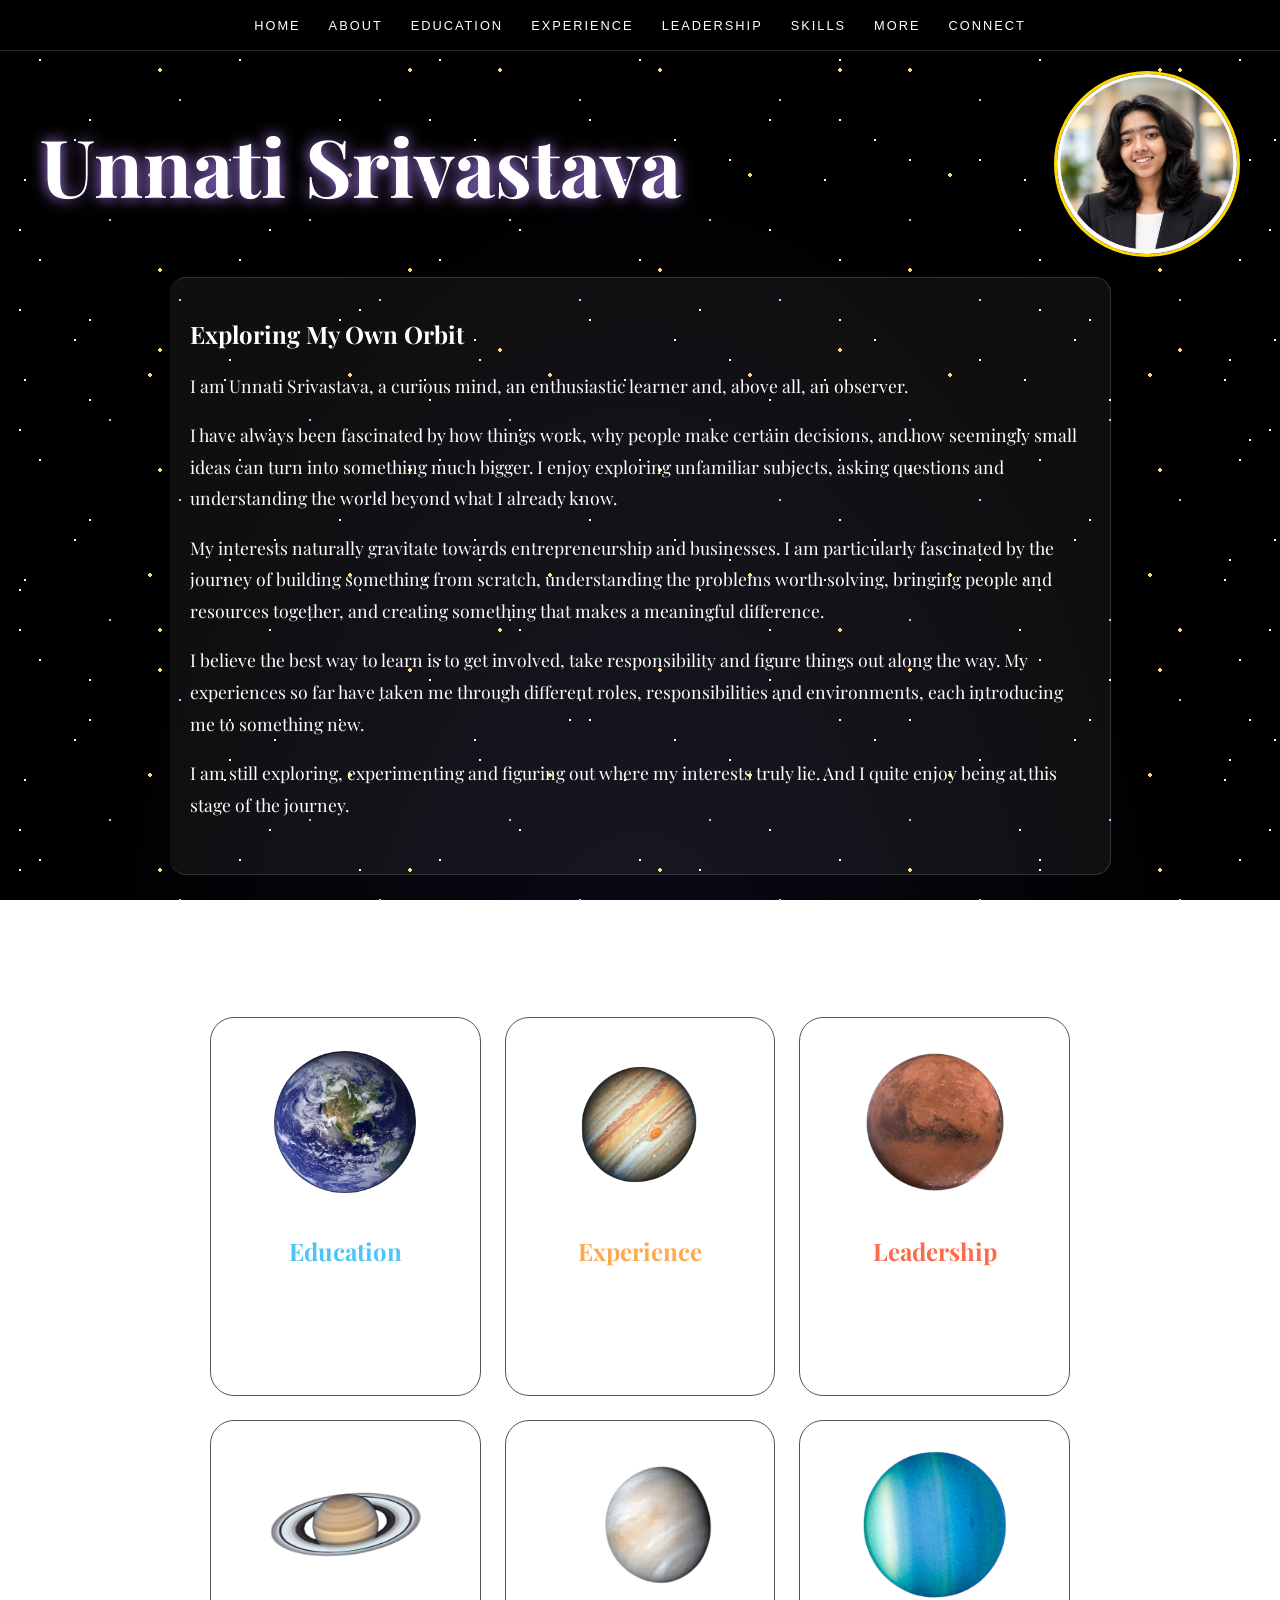
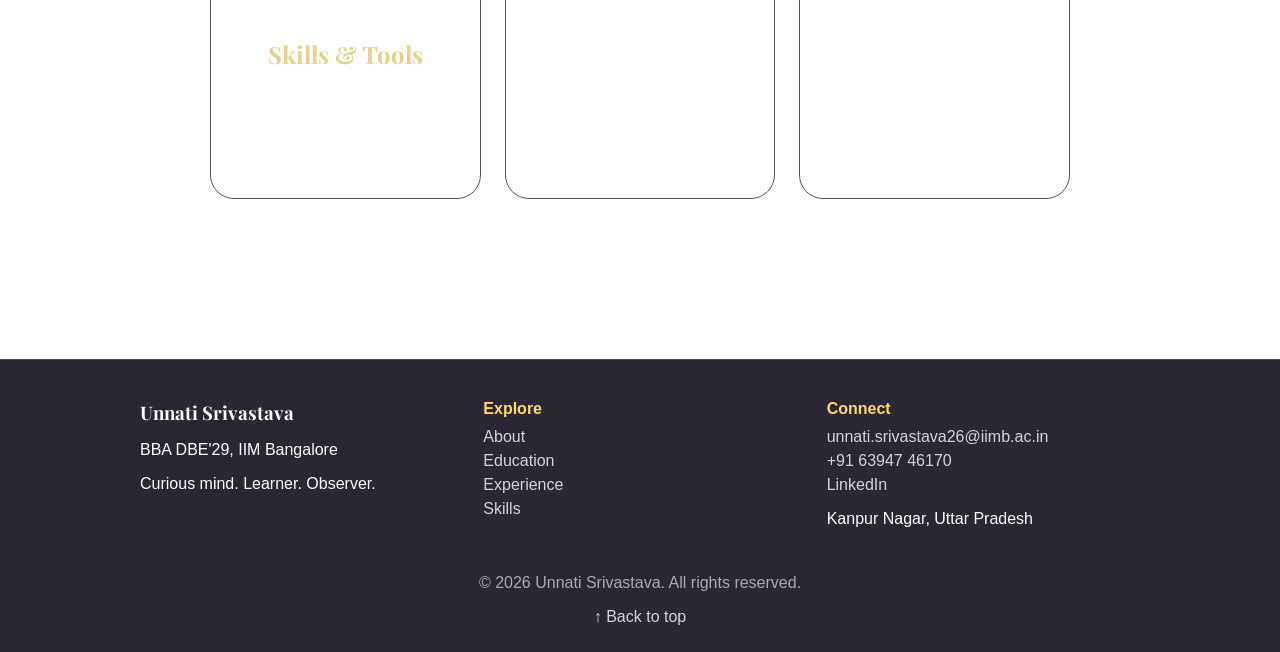
<file: index.html>
<!DOCTYPE html>
<html lang="en">
<head>
  <meta charset="UTF-8">
  <meta name="viewport" content="width=device-width, initial-scale=1.0">
  <title>UNNATI SRIVASTAVA | IIM Bangalore BBA DBE'29</title>
  <link rel="preconnect" href="https://fonts.googleapis.com">
  <link href="https://fonts.googleapis.com/css2?family=Playfair+Display:ital,wght@0,400;0,600;0,700;1,400&display=swap" rel="stylesheet">
  <link rel="stylesheet" href="style.css">
</head>
<body>
    <div class="stars"></div>
<div class="stars stars2"></div>
<div class="stars stars3"></div>
<nav class="navbar">
  <ul>
    <li><a href="index.html">Home</a></li>
    <li><a href="index.html#about">About</a></li>
    <li><a href="education.html">Education</a></li>
    <li><a href="experience.html">Experience</a></li>
    <li><a href="leadership.html">Leadership</a></li>
    <li><a href="skills.html">Skills</a></li>
    <li><a href="more.html">More</a></li>
    <li><a href="connect.html">connect</a></li>
  </ul>
</nav>
  <header class="headbar">
  <h1>Unnati Srivastava</h1>
  <img class="photo" src="images/Unnati.png" alt="Unnati"> 
</header>

<section id="about">
  <h2>Exploring My Own Orbit</h2>
  <p>I am Unnati Srivastava, a curious mind, an enthusiastic learner and, above all, an observer.</p>
  <p>I have always been fascinated by how things work, why people make certain decisions, and how seemingly small ideas can turn into something much bigger. I enjoy exploring unfamiliar subjects, asking questions and understanding the world beyond what I already know.</p>
  <p>My interests naturally gravitate towards entrepreneurship and businesses. I am particularly fascinated by the journey of building something from scratch, understanding the problems worth solving, bringing people and resources together, and creating something that makes a meaningful difference.</p>
  <p>I believe the best way to learn is to get involved, take responsibility and figure things out along the way. My experiences so far have taken me through different roles, responsibilities and environments, each introducing me to something new.</p>
  <p>I am still exploring, experimenting and figuring out where my interests truly lie. And I quite enjoy being at this stage of the journey.</p>

</section>
  <main>
  <!-- the two sun sections go here -->

  <h2 class="title">Explore My Journey</h2>
  <div class="planets">
  <a href="education.html" class="card earth">
    <img class="pimg" src="images/earth.png" alt="Earth">
    <h2>Education</h2>
    <p>"Strong roots grow tall."</p>
    <span class="go">Explore →</span>
  </a>
  <a href="experience.html" class="card jupiter">
    <img class="pimg" src="images/jupiter.png" alt="Jupiter">
    <h2>Experience</h2>
    <p>"Real learning happens on the job."</p>
    <span class="go">Explore →</span>
  </a>
  <a href="leadership.html" class="card mars">
    <img class="pimg" src="images/mars.png" alt="Mars">
    <h2>Leadership</h2>
    <p>"Leadership begins with showing up."</p>
    <span class="go">Explore →</span>
  </a>
  <a href="skills.html" class="card saturn">
    <img class="pimg" src="images/saturn.png" alt="Saturn">
    <h2>Skills &amp; Tools</h2>
    <p>"Many skills, one strong core."</p>
    <span class="go">Explore →</span>
  </a>
  <a href="connect.html" class="card venus">
  <img class="pimg" src="images/venus.png" alt="Venus">
  <h2>Connect</h2>
  <p>"Open to ideas and conversations."</p>
  <span class="go">Explore →</span>
</a>
  <a href="more.html" class="card uranus">
    <img class="pimg" src="images/uranus.png" alt="Uranus">
    <h2>More</h2>
    <p>"Still figuring things out."</p>
    <span class="go">Explore →</span>
  </a>
</div>
</main>
<footer class="footer">
  <div class="footer-grid">
    <div>
      <h3>Unnati Srivastava</h3>
      <p>BBA DBE'29, IIM Bangalore</p>
      <p>Curious mind. Learner. Observer.</p>
    </div>
    <div>
      <h4>Explore</h4>
      <a href="index.html#about">About</a>
      <a href="education.html">Education</a>
      <a href="experience.html">Experience</a>
      <a href="skills.html">Skills</a>
    </div>
    <div>
      <h4>Connect</h4>
      <a href="mailto:unnati.srivastava26@iimb.ac.in">unnati.srivastava26@iimb.ac.in</a>
      <a href="tel:+916394746170">+91 63947 46170</a>
      <a href="https://www.linkedin.com/in/unnati-s/" target="_blank">LinkedIn</a>
      <p>Kanpur Nagar, Uttar Pradesh</p>
    </div>
  </div>
  <p class="copy">© 2026 Unnati Srivastava. All rights reserved.</p>
  <a href="#" class="top">↑ Back to top</a>
</footer>

<script src="script.js"></script>
</body>
</html>
</file>
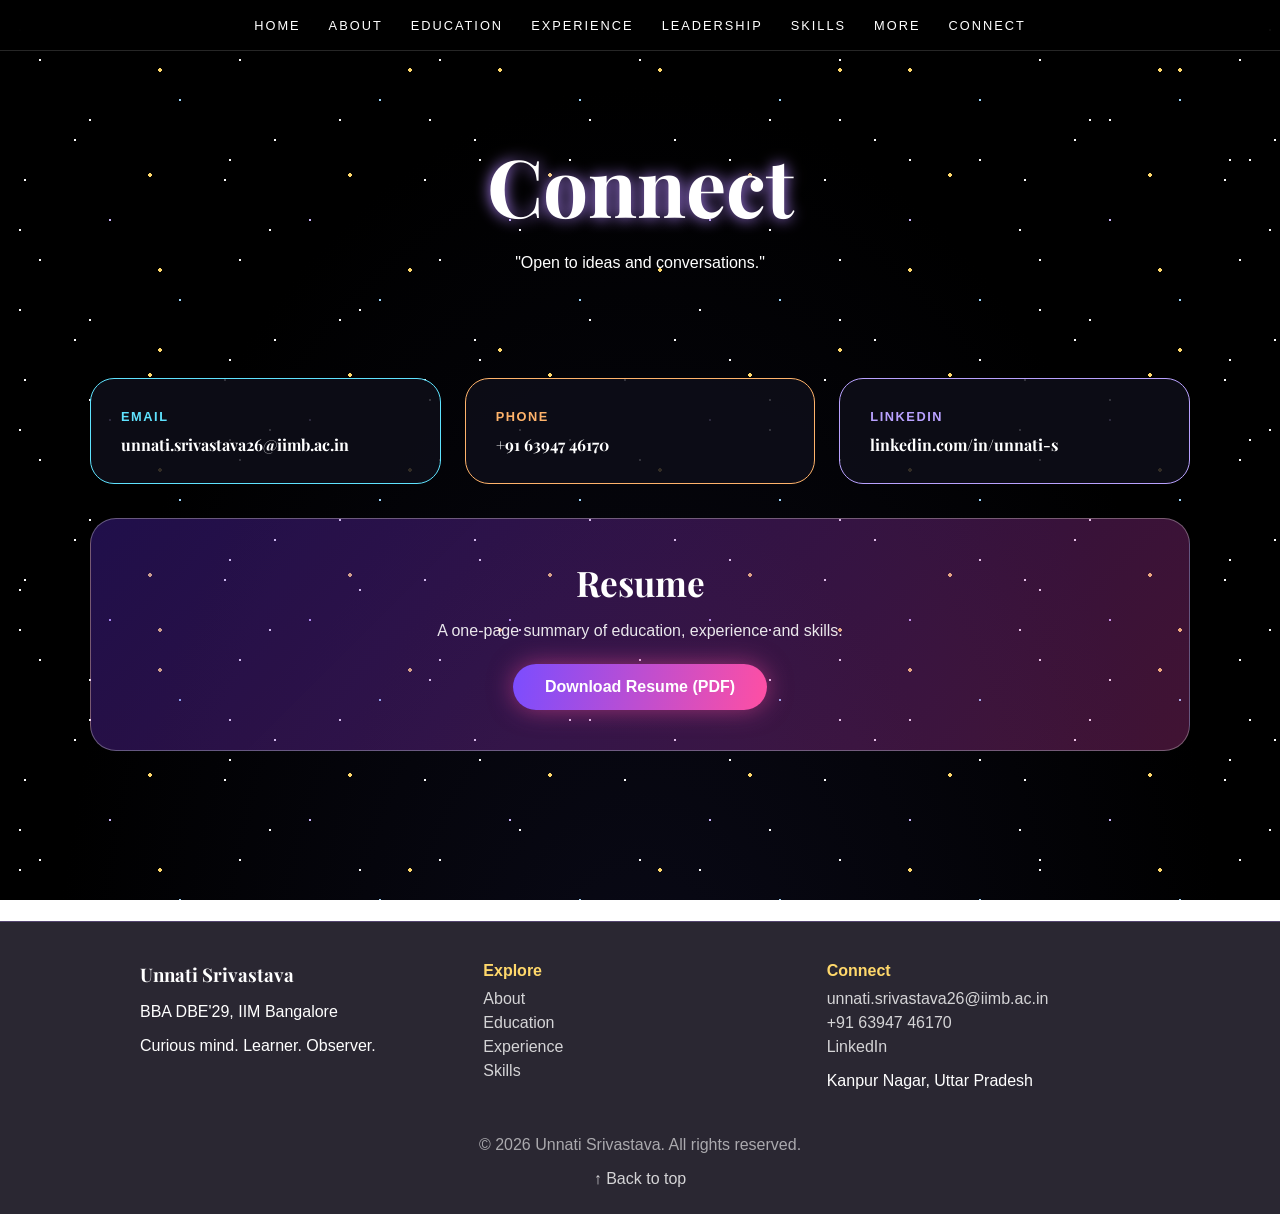
<file: connect.html>
<!DOCTYPE html>
<html lang="en">
<head>
  <meta charset="UTF-8">
  <meta name="viewport" content="width=device-width, initial-scale=1.0">
  <title>Connect | Unnati Srivastava</title>
  <link rel="preconnect" href="https://fonts.googleapis.com">
  <link href="https://fonts.googleapis.com/css2?family=Playfair+Display:wght@700&display=swap" rel="stylesheet">
  <link rel="stylesheet" href="style.css">
</head>
<body>
  <div class="stars"></div>
  <div class="stars stars2"></div>
  <div class="stars stars3"></div>

  <nav class="navbar">
    <ul>
      <li><a href="index.html">Home</a></li>
      <li><a href="index.html#about">About</a></li>
      <li><a href="education.html">Education</a></li>
      <li><a href="experience.html">Experience</a></li>
      <li><a href="leadership.html">Leadership</a></li>
      <li><a href="skills.html">Skills</a></li>
      <li><a href="more.html">More</a></li>
      <li><a href="connect.html">Connect</a></li>
    </ul>
  </nav>

  <header class="earth">
    <h1>Connect</h1>
    <p>"Open to ideas and conversations."</p>
  </header>

  <main class="con-page">

    <div class="con-grid">
      <a class="con-card c1" href="mailto:unnati.srivastava26@iimb.ac.in">
        <span class="con-label">Email</span>
        <strong>unnati.srivastava26@iimb.ac.in</strong>
      </a>
      <a class="con-card c2" href="tel:+916394746170">
        <span class="con-label">Phone</span>
        <strong>+91 63947 46170</strong>
      </a>
      <a class="con-card c3" href="https://www.linkedin.com/in/unnati-s/" target="_blank" rel="noopener">
        <span class="con-label">LinkedIn</span>
        <strong>linkedin.com/in/unnati-s</strong>
      </a>
    </div>

    <section class="con-resume">
      <h2>Resume</h2>
      <p>A one-page summary of education, experience and skills.</p>
      <a class="con-btn" href="resume/Unnati_Srivastava_CV.pdf" download>Download Resume (PDF)</a>
    </section>

  </main>

  <footer class="footer">
    <div class="footer-grid">
      <div>
        <h3>Unnati Srivastava</h3>
        <p>BBA DBE'29, IIM Bangalore</p>
        <p>Curious mind. Learner. Observer.</p>
      </div>
      <div>
        <h4>Explore</h4>
        <a href="index.html#about">About</a>
        <a href="education.html">Education</a>
        <a href="education.html">Experience</a>
        <a href="skills.html">Skills</a>
      </div>
      <div>
        <h4>Connect</h4>
        <a href="mailto:unnati.srivastava26@iimb.ac.in">unnati.srivastava26@iimb.ac.in</a>
        <a href="tel:+916394746170">+91 63947 46170</a>
        <a href="https://www.linkedin.com/in/unnati-s/" target="_blank">LinkedIn</a>
        <p>Kanpur Nagar, Uttar Pradesh</p>
      </div>
    </div>
    <p class="copy">© 2026 Unnati Srivastava. All rights reserved.</p>
    <a href="#" class="top">↑ Back to top</a>
  </footer>

  <script src="script.js"></script>
</body>
</html>
</file>
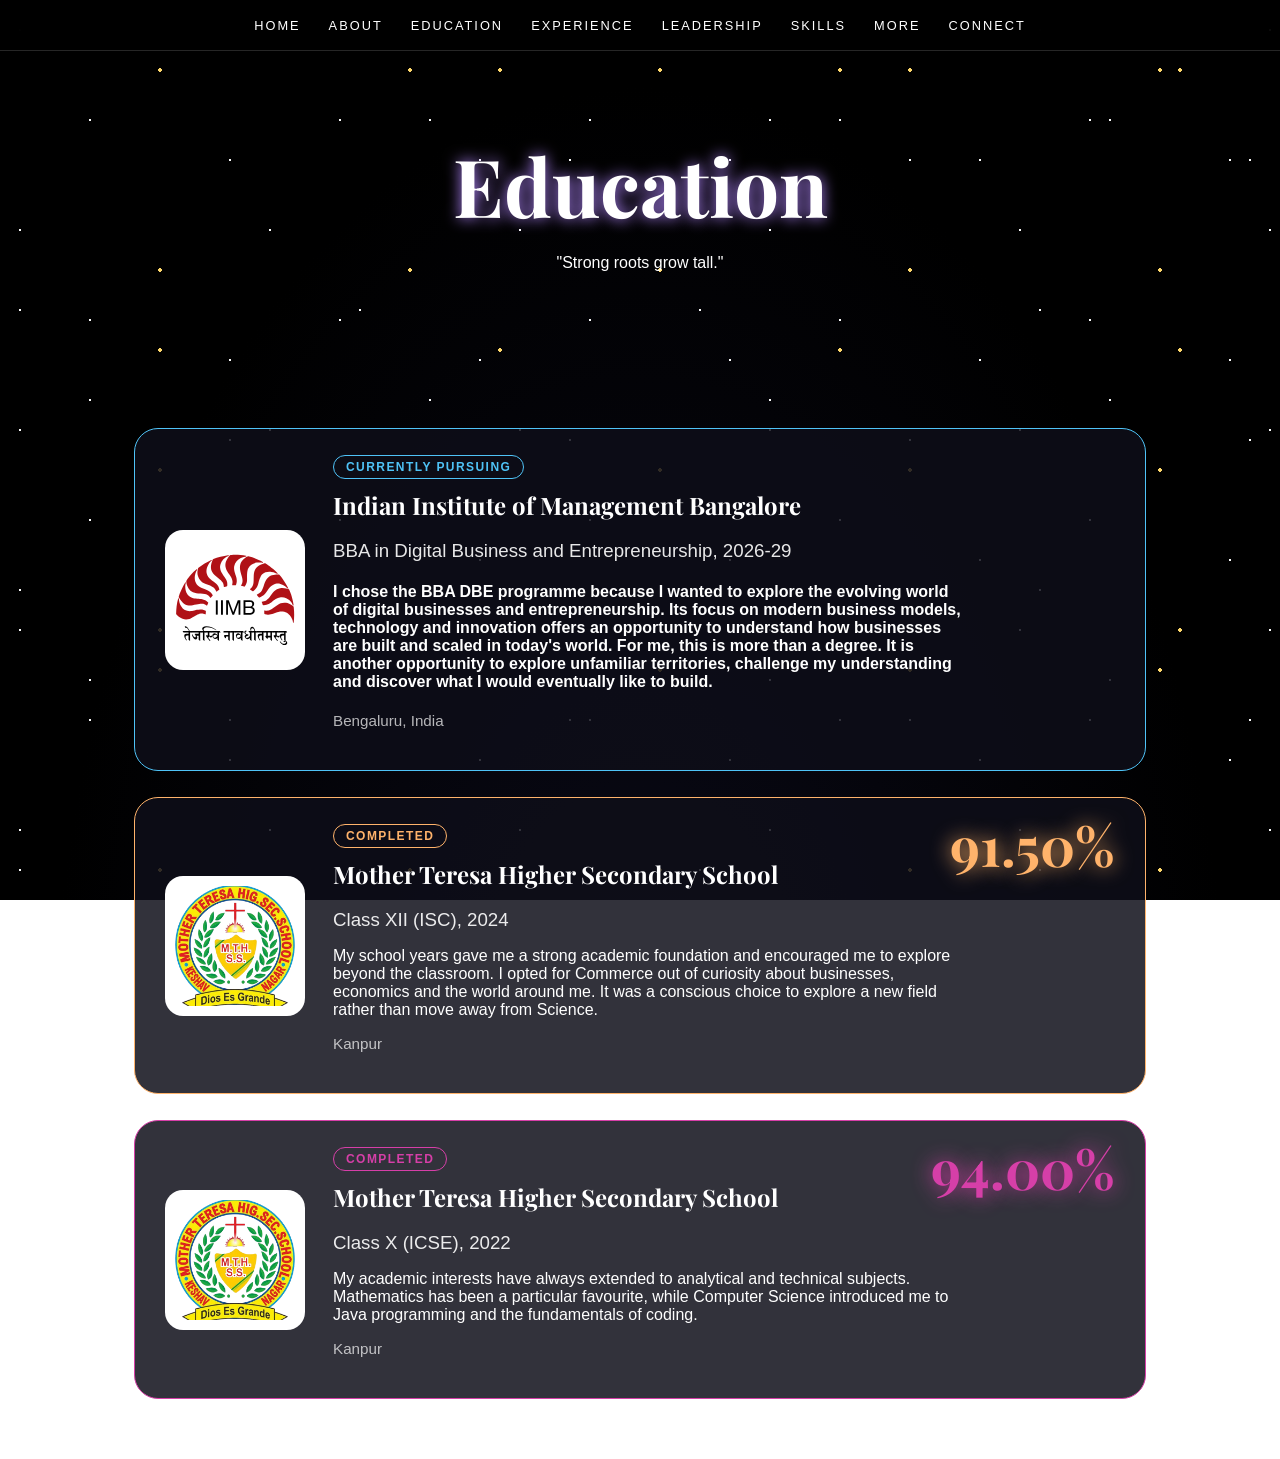
<file: education.html>
<!DOCTYPE html>
<html lang="en">
<head>
  <meta charset="UTF-8">
  <meta name="viewport" content="width=device-width, initial-scale=1.0">
  <title>Education | Unnati Srivastava</title>
  <link rel="preconnect" href="https://fonts.googleapis.com">
  <link href="https://fonts.googleapis.com/css2?family=Playfair+Display:wght@700&display=swap" rel="stylesheet">
  <link rel="stylesheet" href="style.css">
</head>
<nav class="navbar">
    <ul>
      <li><a href="index.html">Home</a></li>
      <li><a href="index.html#about">About</a></li>
      <li><a href="education.html">Education</a></li>
      <li><a href="experience.html">Experience</a></li>
      <li><a href="leadership.html">Leadership</a></li>
      <li><a href="skills.html">Skills</a></li>
      <li><a href="more.html">More</a></li>
      <li><a href="connect.html">connect</a></li>
    </ul>
  </nav>
<body>
  <div class="stars"></div>
  <div class="stars stars2"></div>

  <header class="earth">
    <h1>Education</h1>
    <p>"Strong roots grow tall."</p>
  </header>

  <main class="page">
 
  <div class="edu-grid">

  <div class="edu-block b1">
    <div class="edu-logo"><img src="images/IIM_Bangalore_Logo.svg" alt="IIM Bangalore logo"></div>
    <div class="edu-info">
      <span class="edu-pill">Currently pursuing</span>
      <h2>Indian Institute of Management Bangalore</h2>
      <h3>BBA in Digital Business and Entrepreneurship, 2026-29</h3>
      <h4>I chose the BBA DBE programme because I wanted to explore the evolving world of digital businesses and entrepreneurship. Its focus on modern business models, technology and innovation offers an opportunity to understand how businesses are built and scaled in today's world. For me, this is more than a degree. It is another opportunity to explore unfamiliar territories, challenge my understanding and discover what I would eventually like to build.</h4>
      <p class="edu-meta">Bengaluru, India</p>
    </div>
  </div>

  <div class="edu-block b2">
  <span class="edu-percent">91.50%</span>
  <div class="edu-logo"><img src="images/images-removebg-preview.png" alt="Mother Teresa Higher Secondary School logo"></div>
  <div class="edu-info">
    <span class="edu-pill">Completed</span>
    <h2>Mother Teresa Higher Secondary School</h2>
    <h3>Class XII (ISC), 2024</h3>
    <p class="edu-desc">My school years gave me a strong academic foundation and encouraged me to explore beyond the classroom. I opted for Commerce out of curiosity about businesses, economics and the world around me. It was a conscious choice to explore a new field rather than move away from Science.</p>
    <p class="edu-meta">Kanpur</p>
  </div>
</div>

<div class="edu-block b3">
  <span class="edu-percent">94.00%</span>
  <div class="edu-logo"><img src="images/images-removebg-preview.png" alt="Mother Teresa Higher Secondary School logo"></div>
  <div class="edu-info">
    <span class="edu-pill">Completed</span>
    <h2>Mother Teresa Higher Secondary School</h2>
    <h3>Class X (ICSE), 2022</h3>
    <p class="edu-desc">My academic interests have always extended to analytical and technical subjects. Mathematics has been a particular favourite, while Computer Science introduced me to Java programming and the fundamentals of coding.</p>
    <p class="edu-meta">Kanpur</p>
  </div>
 </div>

</div>

  </div>
</main>

  <script src="script.js"></script>
</body>
</html>
</file>
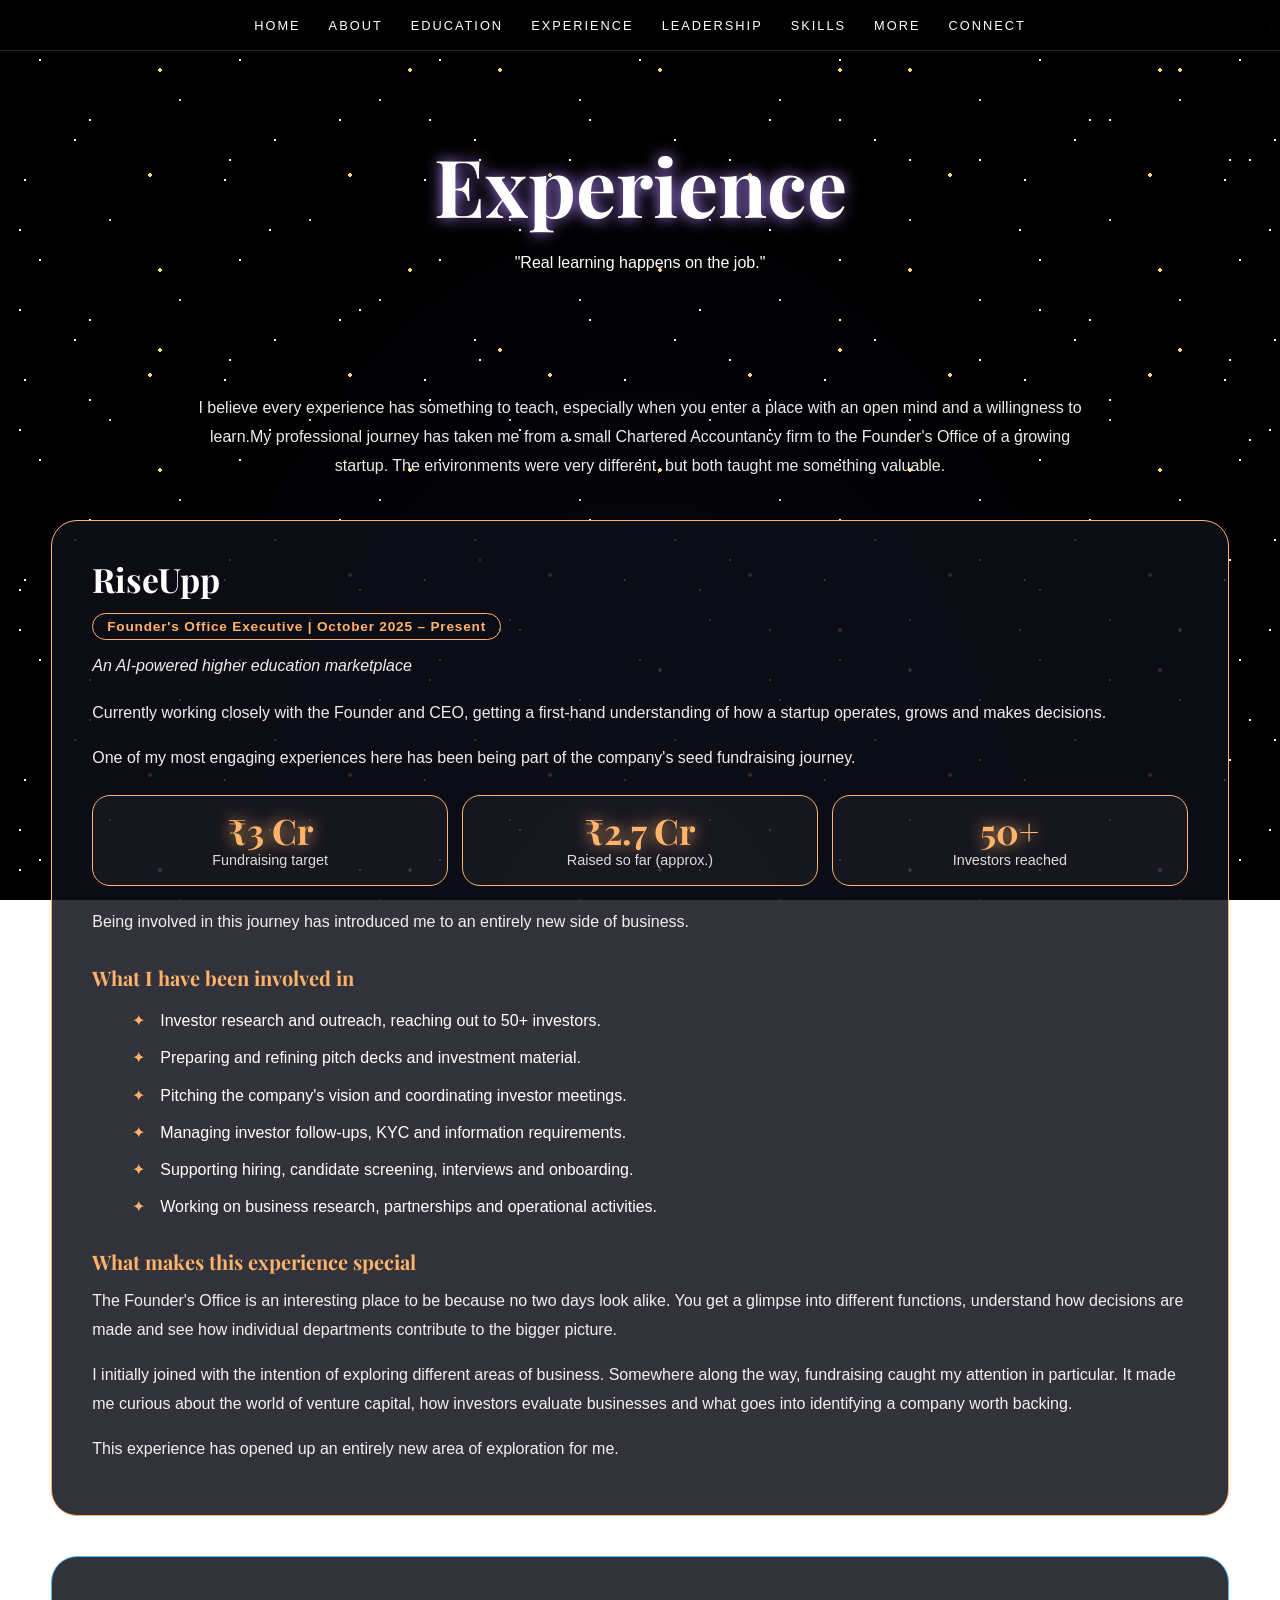
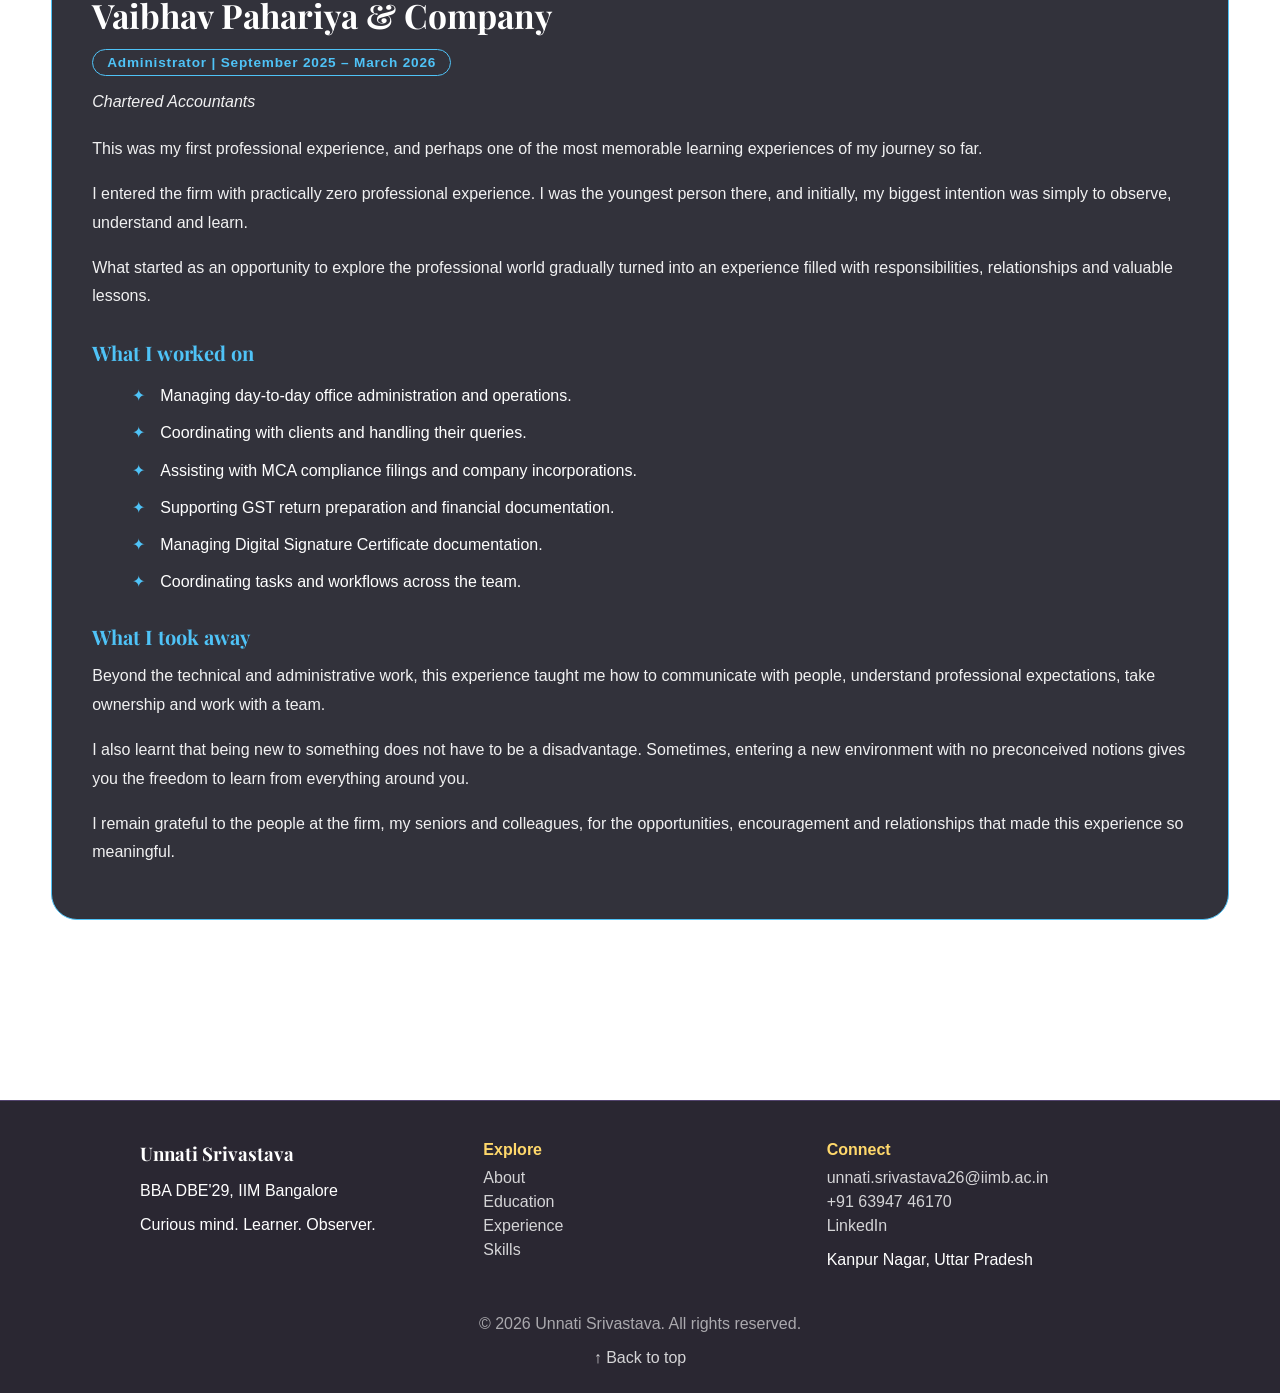
<file: experience.html>
<!DOCTYPE html>
<html lang="en">
<head>
  <meta charset="UTF-8">
  <meta name="viewport" content="width=device-width, initial-scale=1.0">
  <title>Experience | Unnati Srivastava</title>
  <link rel="preconnect" href="https://fonts.googleapis.com">
  <link href="https://fonts.googleapis.com/css2?family=Playfair+Display:ital,wght@0,400;0,600;0,700;1,400&display=swap" rel="stylesheet">
  <link rel="stylesheet" href="style.css">
</head>
<body>
  <div class="stars"></div>
  <div class="stars stars2"></div>
  <div class="stars stars3"></div>

  <nav class="navbar">
    <ul>
      <li><a href="index.html">Home</a></li>
      <li><a href="index.html#about">About</a></li>
      <li><a href="education.html">Education</a></li>
      <li><a href="experience.html">Experience</a></li>
      <li><a href="leadership.html">Leadership</a></li>
      <li><a href="skills.html">Skills</a></li>
      <li><a href="more.html">More</a></li>
      <li><a href="connect.html">connect</a></li>
    </ul>
  </nav>

  <header class="earth">
    <h1>Experience</h1>
    <p>"Real learning happens on the job."</p>
  </header>

  <main class="exp-page">

   <div class="exp-intro">
  <p>I believe every experience has something to teach, especially when you enter a place with an open mind and a willingness to learn.My professional journey has taken me from a small Chartered Accountancy firm to the Founder's Office of a growing startup. The environments were very different, but both taught me something valuable.</p>
  </div>

  <section class="exp-block e1">
      <h2>RiseUpp</h2>
      <span class="exp-pill">Founder's Office Executive | October 2025 – Present</span>
      <p class="exp-tag">An AI-powered higher education marketplace</p>

      <p>Currently working closely with the Founder and CEO, getting a first-hand understanding of how a startup operates, grows and makes decisions.</p>
      <p>One of my most engaging experiences here has been being part of the company's seed fundraising journey.</p>

      <div class="exp-stats">
        <div class="exp-stat"><b>₹3 Cr</b><span>Fundraising target</span></div>
        <div class="exp-stat"><b>₹2.7 Cr</b><span>Raised so far (approx.)</span></div>
        <div class="exp-stat"><b>50+</b><span>Investors reached</span></div>
      </div>

      <p>Being involved in this journey has introduced me to an entirely new side of business.</p>

      <h3>What I have been involved in</h3>
      <ul class="exp-list">
        <li>Investor research and outreach, reaching out to 50+ investors.</li>
        <li>Preparing and refining pitch decks and investment material.</li>
        <li>Pitching the company's vision and coordinating investor meetings.</li>
        <li>Managing investor follow-ups, KYC and information requirements.</li>
        <li>Supporting hiring, candidate screening, interviews and onboarding.</li>
        <li>Working on business research, partnerships and operational activities.</li>
      </ul>

      <h3>What makes this experience special</h3>
      <p>The Founder's Office is an interesting place to be because no two days look alike. You get a glimpse into different functions, understand how decisions are made and see how individual departments contribute to the bigger picture.</p>
      <p>I initially joined with the intention of exploring different areas of business. Somewhere along the way, fundraising caught my attention in particular. It made me curious about the world of venture capital, how investors evaluate businesses and what goes into identifying a company worth backing.</p>
      <p>This experience has opened up an entirely new area of exploration for me.</p>
    </section>

    <section class="exp-block e2">
      <h2>Vaibhav Pahariya &amp; Company</h2>
      <span class="exp-pill">Administrator | September 2025 – March 2026</span>
      <p class="exp-tag">Chartered Accountants</p>

      <p>This was my first professional experience, and perhaps one of the most memorable learning experiences of my journey so far.</p>
      <p>I entered the firm with practically zero professional experience. I was the youngest person there, and initially, my biggest intention was simply to observe, understand and learn.</p>
      <p>What started as an opportunity to explore the professional world gradually turned into an experience filled with responsibilities, relationships and valuable lessons.</p>

      <h3>What I worked on</h3>
      <ul class="exp-list">
        <li>Managing day-to-day office administration and operations.</li>
        <li>Coordinating with clients and handling their queries.</li>
        <li>Assisting with MCA compliance filings and company incorporations.</li>
        <li>Supporting GST return preparation and financial documentation.</li>
        <li>Managing Digital Signature Certificate documentation.</li>
        <li>Coordinating tasks and workflows across the team.</li>
      </ul>

      <h3>What I took away</h3>
      <p>Beyond the technical and administrative work, this experience taught me how to communicate with people, understand professional expectations, take ownership and work with a team.</p>
      <p>I also learnt that being new to something does not have to be a disadvantage. Sometimes, entering a new environment with no preconceived notions gives you the freedom to learn from everything around you.</p>
      <p>I remain grateful to the people at the firm, my seniors and colleagues, for the opportunities, encouragement and relationships that made this experience so meaningful.</p>
    </section>

  </main>

  <footer class="footer">
    <div class="footer-grid">
      <div>
        <h3>Unnati Srivastava</h3>
        <p>BBA DBE'29, IIM Bangalore</p>
        <p>Curious mind. Learner. Observer.</p>
      </div>
      <div>
        <h4>Explore</h4>
        <a href="index.html#about">About</a>
        <a href="education.html">Education</a>
        <a href="experience.html">Experience</a>
        <a href="skills.html">Skills</a>
      </div>
      <div>
        <h4>Connect</h4>
        <a href="mailto:unnati.srivastava26@iimb.ac.in">unnati.srivastava26@iimb.ac.in</a>
        <a href="tel:+916394746170">+91 63947 46170</a>
        <a href="https://www.linkedin.com/in/unnati-s/" target="_blank">LinkedIn</a>
        <p>Kanpur Nagar, Uttar Pradesh</p>
      </div>
    </div>
    <p class="copy">© 2026 Unnati Srivastava. All rights reserved.</p>
    <a href="#" class="top">↑ Back to top</a>
  </footer>

  <script src="script.js"></script>
</body>
</html>
</file>
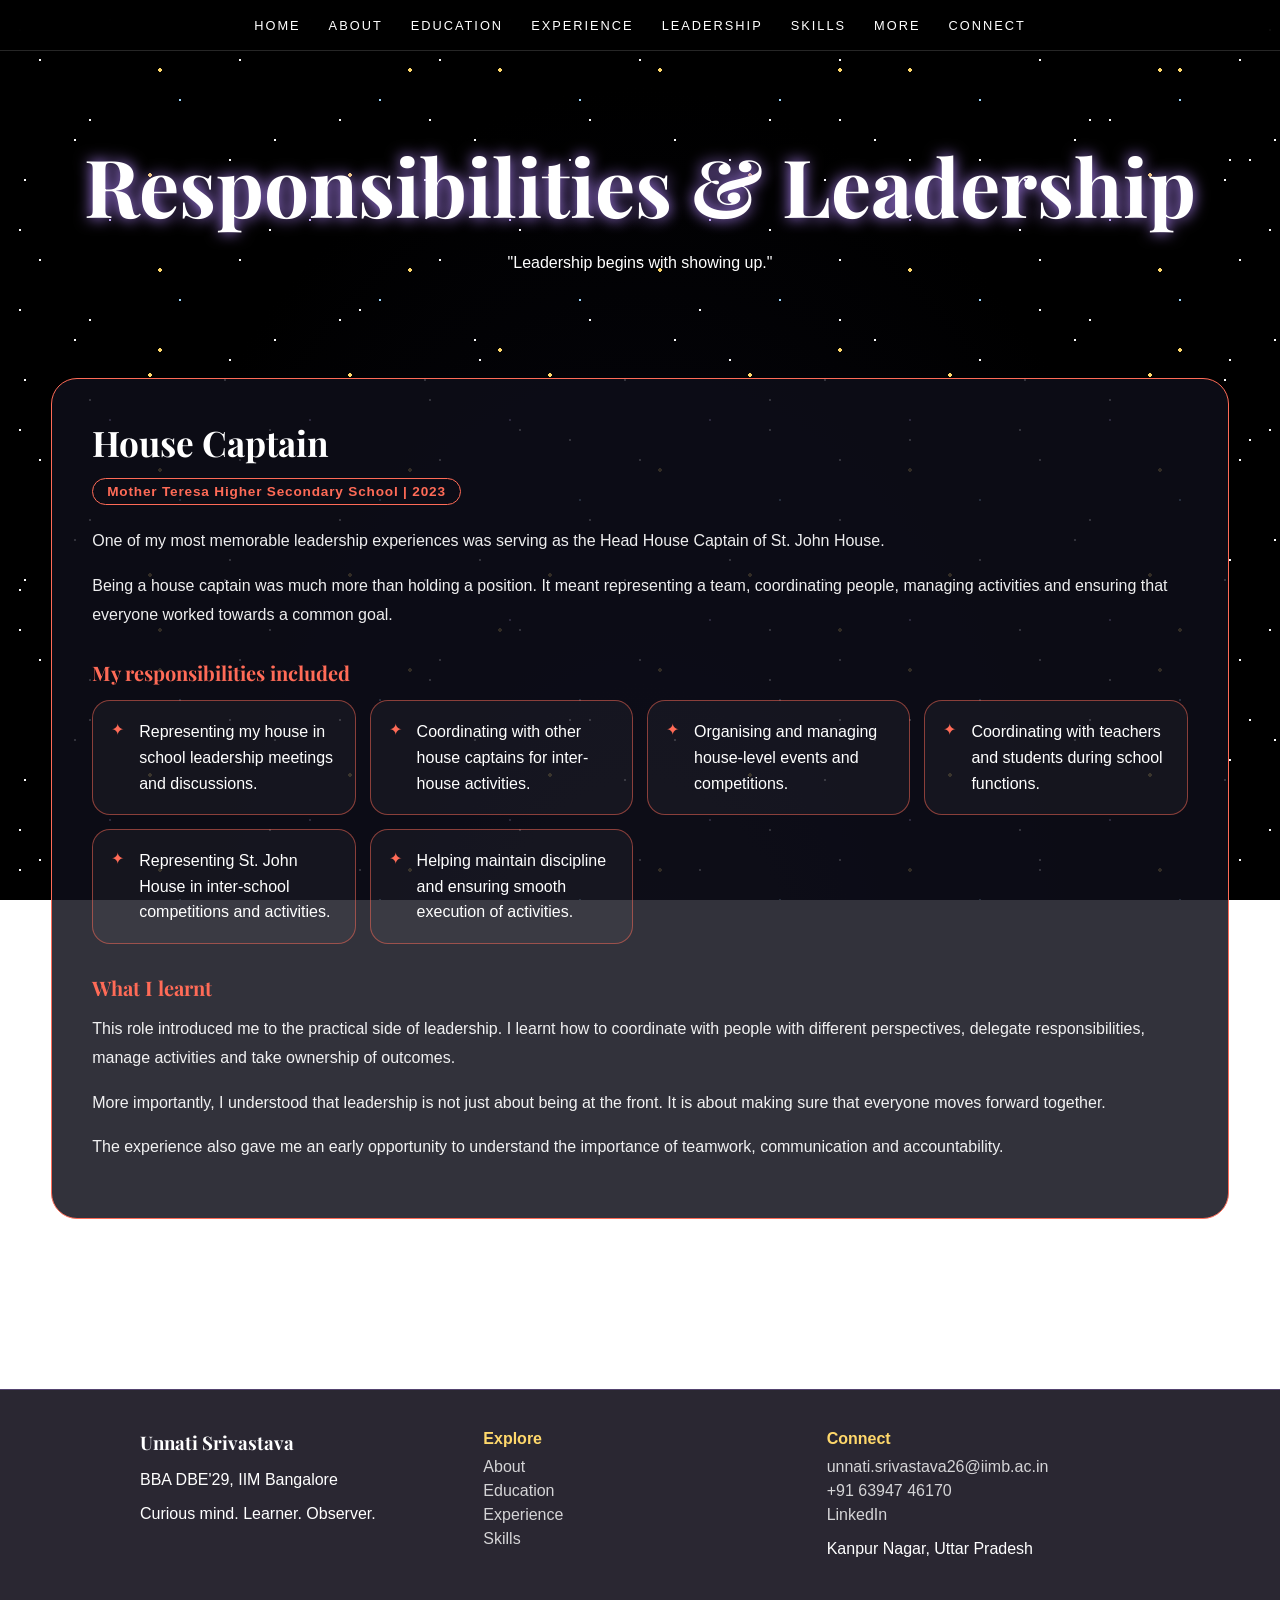
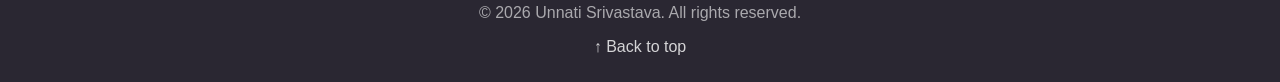
<file: leadership.html>
<!DOCTYPE html>
<html lang="en">
<head>
  <meta charset="UTF-8">
  <meta name="viewport" content="width=device-width, initial-scale=1.0">
  <title>Leadership | Unnati Srivastava</title>
  <link rel="preconnect" href="https://fonts.googleapis.com">
  <link href="https://fonts.googleapis.com/css2?family=Playfair+Display:wght@700&display=swap" rel="stylesheet">
  <link rel="stylesheet" href="style.css">
</head>
<body>
  <div class="stars"></div>
  <div class="stars stars2"></div>
  <div class="stars stars3"></div>

  <nav class="navbar">
    <ul>
      <li><a href="index.html">Home</a></li>
      <li><a href="index.html#about">About</a></li>
      <li><a href="education.html">Education</a></li>
      <li><a href="experience.html">Experience</a></li>
      <li><a href="leadership.html">Leadership</a></li>
      <li><a href="skills.html">Skills</a></li>
      <li><a href="more.html">More</a></li>
      <li><a href="connect.html">connect</a></li>
    </ul>
  </nav>

  <header class="earth">
    <h1>Responsibilities &amp; Leadership</h1>
    <p>"Leadership begins with showing up."</p>
  </header>

  <main class="lead-page">

    <section class="lead-block">
      <h2>House Captain</h2>
      <span class="lead-pill">Mother Teresa Higher Secondary School | 2023</span>

      <p>One of my most memorable leadership experiences was serving as the Head House Captain of St. John House.</p>
      <p>Being a house captain was much more than holding a position. It meant representing a team, coordinating people, managing activities and ensuring that everyone worked towards a common goal.</p>

      <h3>My responsibilities included</h3>
      <div class="lead-grid">
        <div class="lead-item">Representing my house in school leadership meetings and discussions.</div>
        <div class="lead-item">Coordinating with other house captains for inter-house activities.</div>
        <div class="lead-item">Organising and managing house-level events and competitions.</div>
        <div class="lead-item">Coordinating with teachers and students during school functions.</div>
        <div class="lead-item">Representing St. John House in inter-school competitions and activities.</div>
        <div class="lead-item">Helping maintain discipline and ensuring smooth execution of activities.</div>
      </div>

      <h3>What I learnt</h3>
      <p>This role introduced me to the practical side of leadership. I learnt how to coordinate with people with different perspectives, delegate responsibilities, manage activities and take ownership of outcomes.</p>
      <p>More importantly, I understood that leadership is not just about being at the front. It is about making sure that everyone moves forward together.</p>
      <p>The experience also gave me an early opportunity to understand the importance of teamwork, communication and accountability.</p>
    </section>

  </main>

  <footer class="footer">
    <div class="footer-grid">
      <div>
        <h3>Unnati Srivastava</h3>
        <p>BBA DBE'29, IIM Bangalore</p>
        <p>Curious mind. Learner. Observer.</p>
      </div>
      <div>
        <h4>Explore</h4>
        <a href="index.html#about">About</a>
        <a href="education.html">Education</a>
        <a href="experience.html">Experience</a>
        <a href="skills.html">Skills</a>
      </div>
      <div>
        <h4>Connect</h4>
        <a href="mailto:unnati.srivastava26@iimb.ac.in">unnati.srivastava26@iimb.ac.in</a>
        <a href="tel:+916394746170">+91 63947 46170</a>
        <a href="https://www.linkedin.com/in/unnati-s/" target="_blank">LinkedIn</a>
        <p>Kanpur Nagar, Uttar Pradesh</p>
      </div>
    </div>
    <p class="copy">© 2026 Unnati Srivastava. All rights reserved.</p>
    <a href="#" class="top">↑ Back to top</a>
  </footer>

  <script src="script.js"></script>
</body>
</html>
</file>
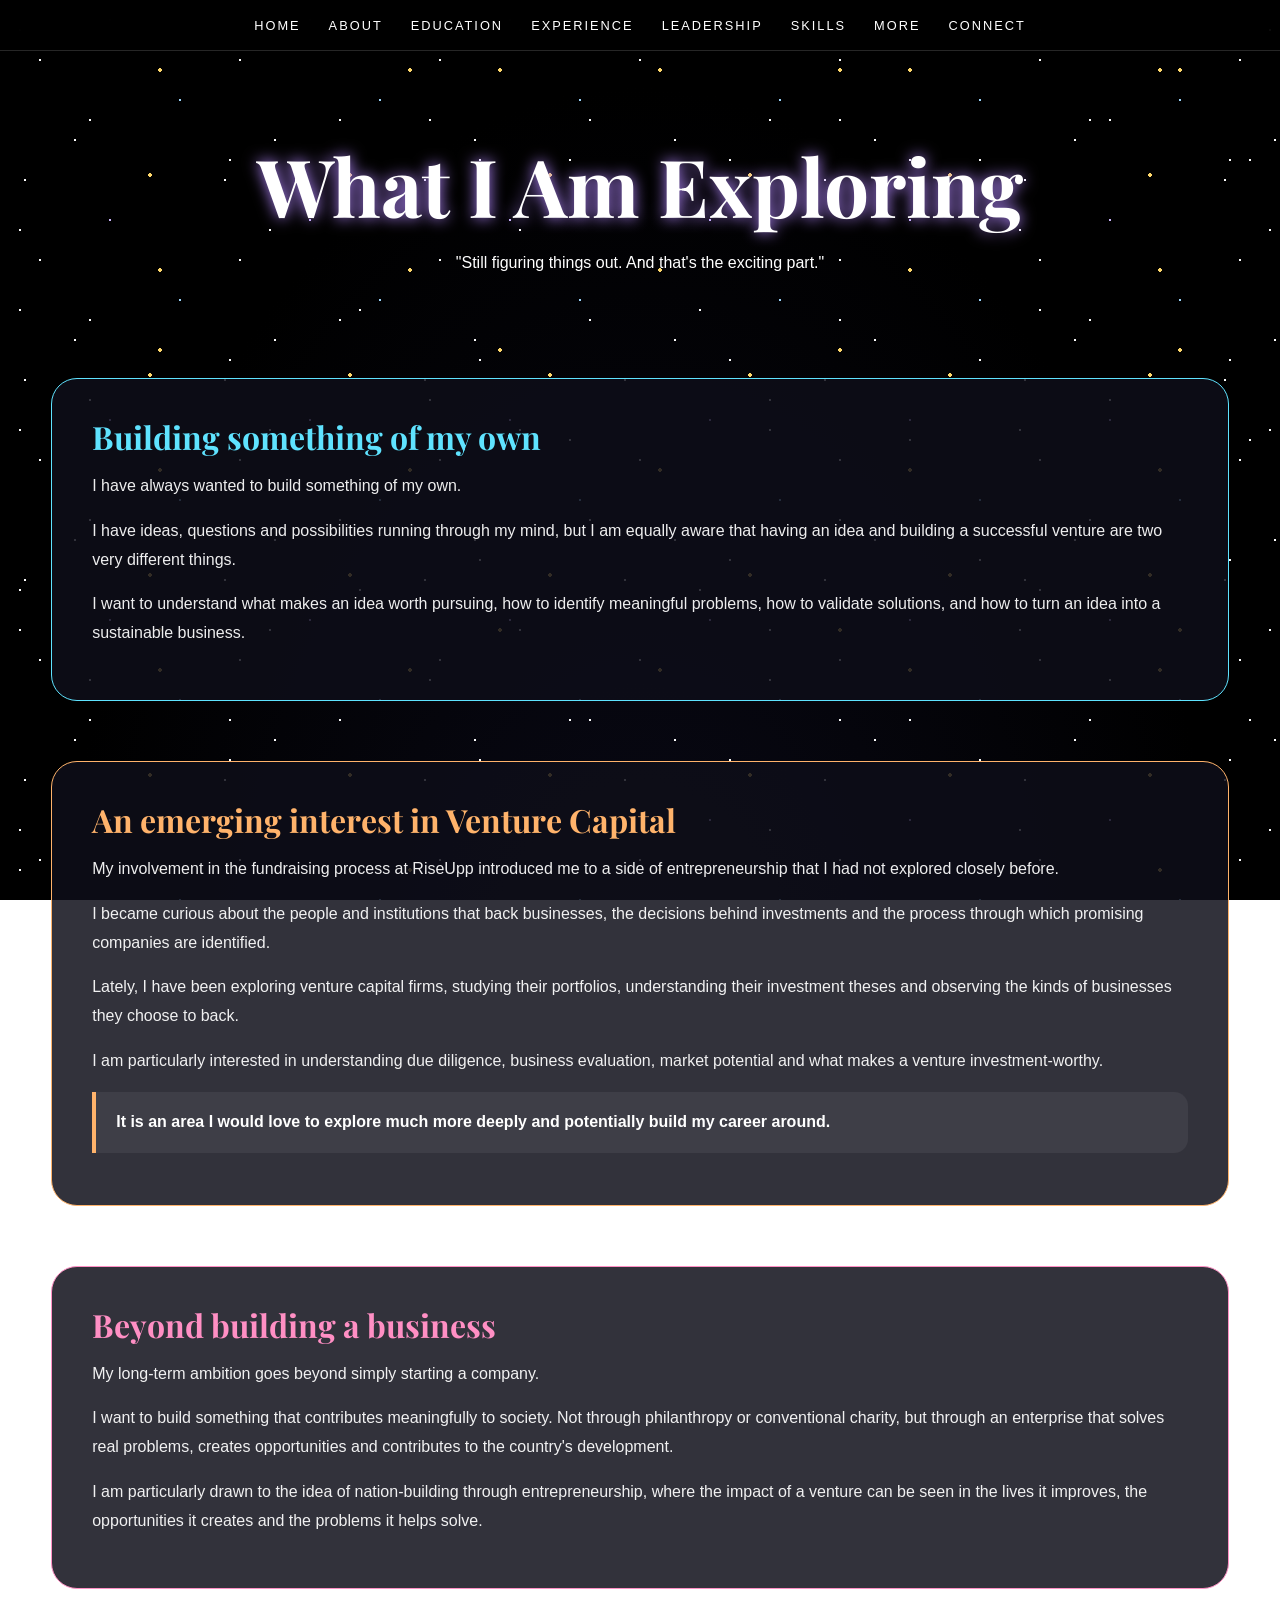
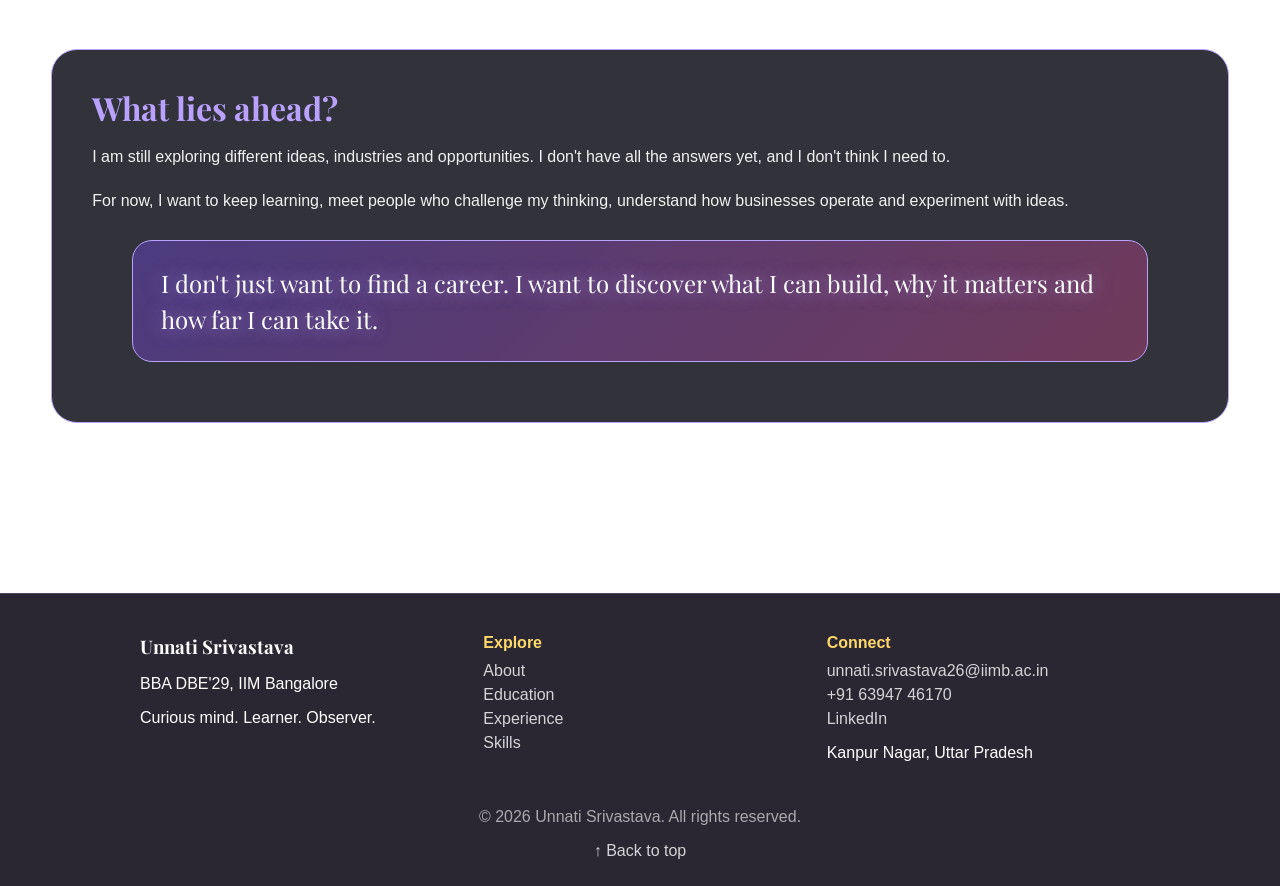
<file: more.html>
<!DOCTYPE html>
<html lang="en">
<head>
  <meta charset="UTF-8">
  <meta name="viewport" content="width=device-width, initial-scale=1.0">
  <title>What I Am Exploring | Unnati Srivastava</title>
  <link rel="preconnect" href="https://fonts.googleapis.com">
  <link href="https://fonts.googleapis.com/css2?family=Playfair+Display:wght@700&display=swap" rel="stylesheet">
  <link rel="stylesheet" href="style.css">
</head>
<body>
  <div class="stars"></div>
  <div class="stars stars2"></div>
  <div class="stars stars3"></div>

  <nav class="navbar">
    <ul>
      <li><a href="index.html">Home</a></li>
      <li><a href="index.html#about">About</a></li>
      <li><a href="education.html">Education</a></li>
      <li><a href="experience.html">Experience</a></li>
      <li><a href="leadership.html">Leadership</a></li>
      <li><a href="skills.html">Skills</a></li>
      <li><a href="more.html">More</a></li>
      <li><a href="connect.html">Connect</a></li>
    </ul>
  </nav>

  <header class="earth">
    <h1>What I Am Exploring</h1>
    <p>"Still figuring things out. And that's the exciting part."</p>
  </header>

  <main class="ex-page">

    <!-- BLOCK 1 -->
    <section class="ex-block x1">
      <h2>Building something of my own</h2>
      <p>I have always wanted to build something of my own.</p>
      <p>I have ideas, questions and possibilities running through my mind, but I am equally aware that having an idea and building a successful venture are two very different things.</p>
      <p>I want to understand what makes an idea worth pursuing, how to identify meaningful problems, how to validate solutions, and how to turn an idea into a sustainable business.</p>
    </section>

    <!-- BLOCK 2 -->
    <section class="ex-block x2">
      <h2>An emerging interest in Venture Capital</h2>
      <p>My involvement in the fundraising process at RiseUpp introduced me to a side of entrepreneurship that I had not explored closely before.</p>
      <p>I became curious about the people and institutions that back businesses, the decisions behind investments and the process through which promising companies are identified.</p>
      <p>Lately, I have been exploring venture capital firms, studying their portfolios, understanding their investment theses and observing the kinds of businesses they choose to back.</p>
      <p>I am particularly interested in understanding due diligence, business evaluation, market potential and what makes a venture investment-worthy.</p>
      <p class="ex-key">It is an area I would love to explore much more deeply and potentially build my career around.</p>
    </section>

    <!-- BLOCK 3 -->
    <section class="ex-block x3">
      <h2>Beyond building a business</h2>
      <p>My long-term ambition goes beyond simply starting a company.</p>
      <p>I want to build something that contributes meaningfully to society. Not through philanthropy or conventional charity, but through an enterprise that solves real problems, creates opportunities and contributes to the country's development.</p>
      <p>I am particularly drawn to the idea of nation-building through entrepreneurship, where the impact of a venture can be seen in the lives it improves, the opportunities it creates and the problems it helps solve.</p>
    </section>

    <!-- BLOCK 4 -->
    <section class="ex-block x4">
      <h2>What lies ahead?</h2>
      <p>I am still exploring different ideas, industries and opportunities. I don't have all the answers yet, and I don't think I need to.</p>
      <p>For now, I want to keep learning, meet people who challenge my thinking, understand how businesses operate and experiment with ideas.</p>
      <blockquote class="ex-quote">I don't just want to find a career. I want to discover what I can build, why it matters and how far I can take it.</blockquote>
    </section>

  </main>

  <footer class="footer">
    <div class="footer-grid">
      <div>
        <h3>Unnati Srivastava</h3>
        <p>BBA DBE'29, IIM Bangalore</p>
        <p>Curious mind. Learner. Observer.</p>
      </div>
      <div>
        <h4>Explore</h4>
        <a href="index.html#about">About</a>
        <a href="education.html">Education</a>
        <a href="experience.html">Experience</a>
        <a href="skills.html">Skills</a>
      </div>
      <div>
        <h4>Connect</h4>
        <a href="mailto:unnati.srivastava26@iimb.ac.in">unnati.srivastava26@iimb.ac.in</a>
        <a href="tel:+916394746170">+91 63947 46170</a>
        <a href="https://www.linkedin.com/in/unnati-s/" target="_blank">LinkedIn</a>
        <p>Kanpur Nagar, Uttar Pradesh</p>
      </div>
    </div>
    <p class="copy">© 2026 Unnati Srivastava. All rights reserved.</p>
    <a href="#" class="top">↑ Back to top</a>
  </footer>

  <script src="script.js"></script>
</body>
</html>
</file>
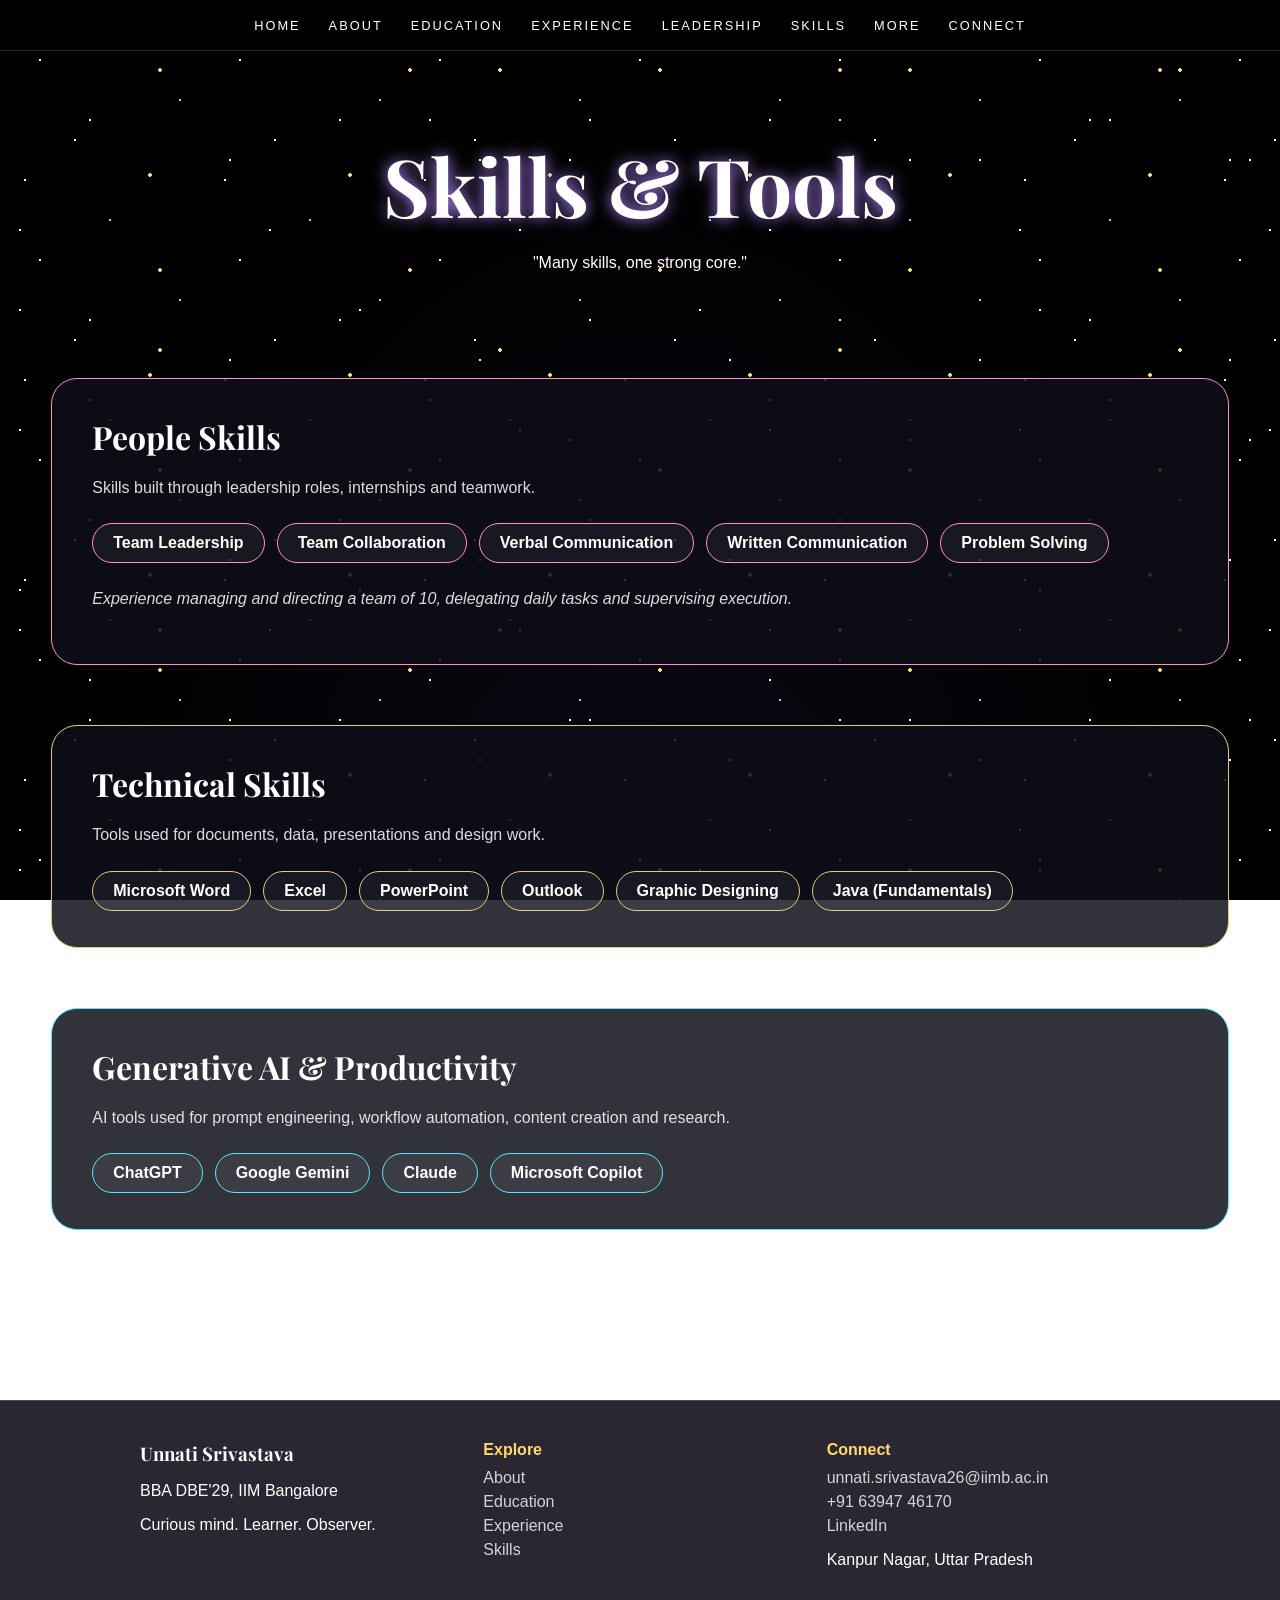
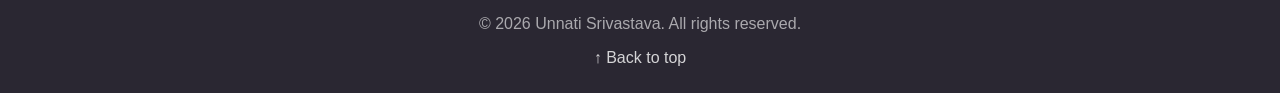
<file: skills.html>
<!DOCTYPE html>
<html lang="en">
<head>
  <meta charset="UTF-8">
  <meta name="viewport" content="width=device-width, initial-scale=1.0">
  <title>Skills | Unnati Srivastava</title>
  <link rel="preconnect" href="https://fonts.googleapis.com">
  <link href="https://fonts.googleapis.com/css2?family=Playfair+Display:wght@700&display=swap" rel="stylesheet">
  <link rel="stylesheet" href="style.css">
</head>
<body>
  <div class="stars"></div>
  <div class="stars stars2"></div>
  <div class="stars stars3"></div>

  <nav class="navbar">
    <ul>
      <li><a href="index.html">Home</a></li>
      <li><a href="index.html#about">About</a></li>
      <li><a href="education.html">Education</a></li>
      <li><a href="experience.html">Experience</a></li>
      <li><a href="leadership.html">Leadership</a></li>
      <li><a href="skills.html">Skills</a></li>
      <li><a href="more.html">More</a></li>
      <li><a href="connect.html">connect</a></li>
    </ul>
  </nav>

  <header class="earth">
    <h1>Skills &amp; Tools</h1>
    <p>"Many skills, one strong core."</p>
  </header>

  <main class="skill-page">

    
<!-- BLOCK 1 -->
    <section class="skill-block s3">
      <h2>People Skills</h2>
      <p class="skill-desc">Skills built through leadership roles, internships and teamwork.</p>
      <div class="skill-chips">
        <span>Team Leadership</span>
        <span>Team Collaboration</span>
        <span>Verbal Communication</span>
        <span>Written Communication</span>
        <span>Problem Solving</span>
      </div>
      <p class="skill-note">Experience managing and directing a team of 10, delegating daily tasks and supervising execution.</p>
    </section>
    
    <!-- BLOCK 2 -->
    <section class="skill-block s1">
      <h2>Technical Skills</h2>
      <p class="skill-desc">Tools used for documents, data, presentations and design work.</p>
      <div class="skill-chips">
        <span>Microsoft Word</span>
        <span>Excel</span>
        <span>PowerPoint</span>
        <span>Outlook</span>
        <span>Graphic Designing</span>
        <span>Java (Fundamentals)</span>
      </div>
    </section>

    <!-- BLOCK 3 -->
    <section class="skill-block s2">
      <h2>Generative AI &amp; Productivity</h2>
      <p class="skill-desc">AI tools used for prompt engineering, workflow automation, content creation and research.</p>
      <div class="skill-chips">
        <span>ChatGPT</span>
        <span>Google Gemini</span>
        <span>Claude</span>
        <span>Microsoft Copilot</span>
      </div>
    </section>


  </main>

  <footer class="footer">
    <div class="footer-grid">
      <div>
        <h3>Unnati Srivastava</h3>
        <p>BBA DBE'29, IIM Bangalore</p>
        <p>Curious mind. Learner. Observer.</p>
      </div>
      <div>
        <h4>Explore</h4>
        <a href="index.html#about">About</a>
        <a href="education.html">Education</a>
        <a href="experience.html">Experience</a>
        <a href="skills.html">Skills</a>
      </div>
      <div>
        <h4>Connect</h4>
        <a href="mailto:unnati.srivastava26@iimb.ac.in">unnati.srivastava26@iimb.ac.in</a>
        <a href="tel:+916394746170">+91 63947 46170</a>
        <a href="https://www.linkedin.com/in/unnati-s/" target="_blank">LinkedIn</a>
        <p>Kanpur Nagar, Uttar Pradesh</p>
      </div>
    </div>
    <p class="copy">© 2026 Unnati Srivastava. All rights reserved.</p>
    <a href="#" class="top">↑ Back to top</a>
  </footer>

  <script src="script.js"></script>
</body>
</html>
</file>
<file: style.css>
body {
  margin: 0;
  min-height: 100vh;
  color: #fff;
  font-family: Arial, sans-serif;
  background: radial-gradient(ellipse at 50% 120%, #0a0a18, #000 65%);
  background-attachment: fixed;
}

header {
  text-align: center;
  padding: 80px 20px;
}

h1 {
  font-size: 3rem;
  text-shadow: 0 0 15px #b388ff;
}
h1 {
  font-family: 'Playfair Display', serif;
  font-size: clamp(2.4rem, 10vw, 5rem);
  margin: 0;
  color: #fff;
  text-shadow: 0 0 15px #b388ff;
  transition: 0.4s;
}

h1:hover {
  color: #ffffff;
  text-shadow: 0 0 25px #ffffff;
  transform: scale(1.1);
}
.stars {
  position: fixed;
  inset: 0;
  z-index: -1;
  pointer-events: none;
  background-image:
  radial-gradient(1.5px 1.5px at 20px 30px, #fff 100%, transparent),
  radial-gradient(1.5px 1.5px at 90px 120px, #fff 100%, transparent),
  radial-gradient(2px 2px at 160px 70px, #ffd86b 100%, transparent),
  radial-gradient(1px 1px at 230px 160px, #fff 100%, transparent);
  background-size: 250px 200px;
  animation: twinkle 3s infinite alternate;
}

.stars2 {
  background-size: 340px 280px;
  animation-duration: 5s;
  animation-delay: 1s;
}

@keyframes twinkle {
  from { opacity: 0.3; }
  to   { opacity: 1; }
}
* {
  cursor: url("data:image/svg+xml;utf8,<svg xmlns='http://www.w3.org/2000/svg' width='24' height='24' viewBox='0 0 24 24'><polygon points='12,1 15,9 23,9 17,14 19,22 12,17 5,22 7,14 1,9 9,9' fill='%23ffd86b'/></svg>") 12 12, auto;
}
.trail-star {
  position: fixed;
  pointer-events: none;
  color: #ffd86b;
  font-size: 12px;
  z-index: 9999;
  animation: fadeOut 0.8s forwards;
}

@keyframes fadeOut {
  to {
    opacity: 0;
    transform: translateY(20px) scale(0.3);
  }
}
main {
  max-width: 900px;
  margin: 0 auto;
  padding: 0 20px 80px;
}

section {
  background: rgba(255, 255, 255, 0.06);
  border: 1px solid rgba(255, 255, 255, 0.15);
  border-left: 5px solid var(--glow);
  border-radius: 16px;
  padding: 24px 28px;
  margin-bottom: 30px;
  box-shadow: 0 0 20px var(--glow);
}

h2 {
  font-family: 'Playfair Display', serif;
  color: var(--glow);
  margin-top: 0;
}

table { width: 100%; border-collapse: collapse; }
td { padding: 8px; border-bottom: 1px solid rgba(255, 255, 255, 0.15); }

.sun     { --glow: #ffb300; }
.earth   { --glow: #4fc3f7; }
.mars    { --glow: #ff6b4a; }
.jupiter { --glow: #ffa94d; }
.saturn  { --glow: #e6d28a; }
.neptune { --glow: #5c7cff; }
.planets {
  display: grid;
  grid-template-columns: repeat(auto-fit, minmax(250px, 1fr));
  gap: 30px;
  max-width: 1000px;
}

.card {
  display: block;
  text-align: center;
  text-decoration: none;
  color: #fff;
  padding: 30px 20px;
  border-radius: 20px;
  background: rgba(255, 255, 255, 0.06);
  border: 1px solid var(--glow);
  transition: 0.4s;
}

.card:hover {
  transform: translateY(-10px);
  box-shadow: 0 0 30px var(--glow);
}

.card h2 { margin: 15px 0 0; }
.card h3 { margin: 5px 0 10px; font-weight: normal; }
.card p  { font-style: italic; opacity: 0.8; }

.planet {
  width: 140px;
  height: 140px;
  margin: 0 auto;
  border-radius: 50%;
  background: radial-gradient(circle at 30% 30%, rgba(255,255,255,0.6), var(--glow) 40%, #000 130%);
  box-shadow: 0 0 30px var(--glow);
  position: relative;
}

.saturn .planet::after {
  content: "";
  position: absolute;
  left: -40px;
  right: -40px;
  top: 50%;
  height: 30px;
  border: 4px solid var(--glow);
  border-radius: 50%;
  transform: translateY(-50%) rotate(-20deg);
}

.back {
  display: block;
  text-align: center;
  color: #fff;
  margin-bottom: 30px;
}
.stars3 {
  background-image:
  radial-gradient(1px 1px at 40px 60px, #fff 100%, transparent),
  radial-gradient(1px 1px at 110px 20px, #cdb8ff 100%, transparent),
  radial-gradient(1.5px 1.5px at 75px 140px, #fff 100%, transparent),
  radial-gradient(1px 1px at 180px 100px, #9fd8ff 100%, transparent),
  radial-gradient(1px 1px at 25px 180px, #fff 100%, transparent),
  radial-gradient(2px 2px at 150px 175px, #ffd86b 100%, transparent);
  background-size: 200px 200px;
  animation-duration: 7s;
}
html { scroll-behavior: smooth; scroll-padding-top: 80px; }

.navbar {
  position: sticky;
  top: 0;
  z-index: 100;
  display: flex;
  justify-content: center;
  padding: 16px 20px;
  background: rgba(0, 0, 0, 0.75);
  backdrop-filter: blur(10px);
  border-bottom: 1px solid rgba(255, 255, 255, 0.15);
}


.navbar .logo {
  font-family: 'Playfair Display', serif;
  font-size: 1.5rem;
  color: #fff;
  text-decoration: none;
  text-shadow: 0 0 10px #b388ff;
}

.navbar ul {
  list-style: none;
  display: flex;
  flex-wrap: wrap;
  justify-content: center;
  gap: 28px;
  margin: 0;
  padding: 0;
}
.navbar li a {
  font-family: 'Orbitron', sans-serif;
  font-size: 0.8rem;
  letter-spacing: 2px;
  text-transform: uppercase;
  color: #fff;
  text-decoration: none;
  padding-bottom: 4px;
  border-bottom: 2px solid transparent;
  transition: 0.3s;
}

.navbar li a {
  color: #fff;
  text-decoration: none;
  padding-bottom: 4px;
  border-bottom: 2px solid transparent;
  transition: 0.3s;
}

.navbar li a:hover { color: #ffd86b; border-bottom-color: #ffd86b; }

.navbar .menu {
  display: none;
  position: absolute;
  top: 100%;
  left: 0;
  flex-direction: column;
  gap: 12px;
  min-width: 200px;
  padding: 16px;
  background: rgba(10, 6, 30, 0.95);
  border: 1px solid rgba(179, 136, 255, 0.3);
  border-radius: 12px;
}

.navbar .drop:hover .menu { display: flex; }
.btn {
  display: inline-block;
  margin-top: 25px;
  padding: 12px 28px;
  color: #fff;
  text-decoration: none;
  border: 2px solid #b388ff;
  border-radius: 30px;
  transition: 0.4s;
}
.btn:hover { background: #b388ff; box-shadow: 0 0 25px #b388ff; transform: translateY(-3px); }

.title {
  text-align: center;
  font-family: 'Playfair Display', serif;
  font-size: 2.4rem;
  color: #fff;
  margin: 60px 0 30px;
}

.planets { max-width: none; }
.card { animation: rise 0.8s ease-out backwards; }
.planet { transition: 0.6s; }
.card:hover .planet { transform: scale(1.1) rotate(15deg); }

.card .go {
  display: inline-block;
  margin-top: 10px;
  color: var(--glow);
  opacity: 0;
  transform: translateY(8px);
  transition: 0.4s;
}
.card:hover .go { opacity: 1; transform: none; }

@keyframes rise {
  from { opacity: 0; transform: translateY(40px); }
}
.footer {
  margin-top: 80px;
  padding: 40px 40px 20px;
  background: rgba(5, 2, 15, 0.85);
  border-top: 1px solid rgba(179, 136, 255, 0.3);
}

.footer-grid {
  display: grid;
  grid-template-columns: repeat(auto-fit, minmax(220px, 1fr));
  gap: 30px;
  max-width: 1000px;
  margin: 0 auto;
}

.footer h3 { font-family: 'Playfair Display', serif; margin: 0 0 8px; }
.footer h4 { margin: 0 0 10px; color: #ffd86b; }

.footer a {
  display: block;
  color: #fff;
  text-decoration: none;
  opacity: 0.8;
  margin-bottom: 6px;
  transition: 0.3s;
}

.footer a:hover { color: #ffd86b; opacity: 1; transform: translateX(5px); }

.copy { text-align: center; opacity: 0.6; margin-top: 30px; }
.footer .top { text-align: center; }
.headbar{display:flex;justify-content:space-between;align-items:center;padding:20px 40px;text-align:left}
.headbar h1{font-family:'Playfair Display',serif;color:#fff}
.photo{width:180px;height:180px;border-radius:50%;object-fit:cover;border:3px solid gold}

#about{max-width:900px;margin:0 auto;padding:40px 20px;text-align:left;color:#fff}
#about p{margin-bottom:14px;line-height:1.7}
#about ul{list-style:none;padding:0}

.planets{
  display:grid;
  grid-template-columns:repeat(auto-fit,minmax(240px,1fr));
  gap:24px;
  max-width:1100px;
  margin:0 auto;
  padding:0 20px;
}
.card{
  display:flex;flex-direction:column;align-items:center;text-align:center;
  padding:24px;border:1px solid #555;border-radius:24px;
  text-decoration:none;color:#fff;
}
.pimg{width:160px;height:160px;object-fit:contain;margin-bottom:18px}
.card h2{font-family:'Playfair Display',serif;font-size:1.5rem;margin-bottom:8px}

@media (max-width:600px){
  .headbar{padding:16px 20px}
  .photo{width:72px;height:72px}
  .pimg{width:120px;height:120px}
}
.saturn .pimg{transform:scale(1.5)}
.venus .pimg{transform:scale(2.6)}
.uranus .pimg{transform:scale(1.25)}
.venus:hover{border-color:#e8d9c0;box-shadow:0 0 30px rgba(232,217,192,.55)}
.uranus:hover{border-color:#5fe3ff;box-shadow:0 0 30px rgba(95,227,255,.55)}
.page{max-width:1100px;margin:0 auto;padding:60px 20px;text-align:center;color:#fff}
.page-title{font-family:'Playfair Display',serif;font-size:3rem;color:#4fc3f7}
.page-sub{font-style:italic;opacity:.85;margin-bottom:40px}

.edu-grid{
  display:flex;
  flex-direction:column;
  gap:26px;
  max-width:1200px;
width:92%;
  margin:0 auto;
}
.edu-block{
  text-align:left;padding:28px;border-radius:24px;
  background:rgba(15,15,25,.85);border:1px solid var(--c);
  transition:transform .3s,box-shadow .3s;
}
.edu-block:hover{transform:translateY(-6px);box-shadow:0 0 32px var(--c)}
.b1{--c:#4fc3f7}
.b2{--c:#ffb36b}
.b3{--c:#d63fa8}

.edu-year{display:inline-block;font-weight:700;color:var(--c);margin-bottom:8px}
.edu-block h2{font-family:'Playfair Display',serif;font-size:1.6rem;margin-bottom:4px}
.edu-block h3{font-weight:400;opacity:.85;margin-bottom:14px}
.edu-score{font-size:1.5rem;font-weight:700;color:var(--c);margin-bottom:10px}
.edu-text{line-height:1.7;opacity:.9}

@media (max-width:600px){
  .page-title{font-size:2.2rem}
  .edu-block{padding:22px}
}
.edu-block{
  display:flex;align-items:center;gap:28px;text-align:left;
  padding:26px 30px;border-radius:24px;
  background:rgba(15,15,25,.85);border:1px solid var(--c);
  transition:transform .3s,box-shadow .3s;
}
.edu-block:hover{transform:translateY(-6px);box-shadow:0 0 32px var(--c)}

.edu-logo{
  flex:0 0 120px;height:120px;border-radius:18px;background:#fff;
  display:flex;align-items:center;justify-content:center;padding:10px;
}
.edu-logo img{max-width:100%;max-height:100%;object-fit:contain}

.edu-pill{
  display:inline-block;font-size:.75rem;font-weight:700;letter-spacing:.12em;
  text-transform:uppercase;color:var(--c);border:1px solid var(--c);
  padding:4px 12px;border-radius:99px;margin-bottom:10px;
}
.edu-info h2{font-family:'Playfair Display',serif;font-size:1.5rem;margin-bottom:4px}
.edu-info h3{font-weight:400;opacity:.9;margin-bottom:6px}
.edu-meta{opacity:.7;font-size:.95rem}

@media (max-width:600px){
  .edu-block{flex-direction:column;text-align:center;padding:22px}
  .edu-logo{flex-basis:auto;width:110px;height:110px}
}
.edu-block{position:relative}
.edu-percent{
  position:absolute;top:20px;right:30px;
  font-family:'Playfair Display',serif;
  font-size:3.4rem;font-weight:700;line-height:1;
  color:var(--c);text-shadow:0 0 20px var(--c);
}
.edu-info{padding-right:150px}

@media (max-width:600px){
  .edu-percent{position:static;order:-1;font-size:2.6rem}
  .edu-info{padding-right:0}
}
@media (max-width:600px){
  .earth{padding-top:20px;padding-bottom:10px}
  .page{padding-top:10px}
}
.exp-page{max-width:1200px;width:92%;margin:0 auto;padding:10px 0 60px;color:#fff}

.exp-intro{max-width:900px;margin:0 auto 40px;text-align:center;line-height:1.8;opacity:.92}
.exp-intro p+p{margin-top:12px}

.exp-block{
  position:relative;margin-bottom:40px;padding:36px 40px;
  border-radius:26px;background:rgba(15,15,25,.85);border:1px solid var(--c);
  text-align:left;transition:transform .3s,box-shadow .3s;
}
.exp-block:hover{transform:translateY(-6px);box-shadow:0 0 34px var(--c)}
.e1{--c:#ffb36b}
.e2{--c:#4fc3f7}

.exp-num{
  position:absolute;top:16px;right:32px;
  font-family:'Playfair Display',serif;font-size:4.5rem;font-weight:700;
  line-height:1;color:var(--c);opacity:.35;
}
.exp-block h2{font-family:'Playfair Display',serif;font-size:2.1rem;padding-right:100px;margin-bottom:12px}
.exp-pill{
  display:inline-block;font-size:.85rem;font-weight:700;letter-spacing:.06em;
  color:var(--c);border:1px solid var(--c);padding:5px 14px;border-radius:99px;
}
.exp-tag{font-style:italic;opacity:.8;margin:12px 0 18px}
.exp-block p{line-height:1.8;margin-top:12px;opacity:.93}
.exp-block h3{color:var(--c);font-family:'Playfair Display',serif;font-size:1.25rem;margin:28px 0 12px}

.exp-stats{display:grid;grid-template-columns:repeat(auto-fit,minmax(170px,1fr));gap:14px;margin:22px 0}
.exp-stat{border:1px solid var(--c);border-radius:18px;padding:16px;text-align:center;background:rgba(255,255,255,.04)}
.exp-stat b{display:block;font-family:'Playfair Display',serif;font-size:2.2rem;line-height:1.1;color:var(--c);text-shadow:0 0 16px var(--c)}
.exp-stat span{font-size:.9rem;opacity:.85}

.exp-list{list-style:none;display:grid;gap:10px}
.exp-list li{position:relative;padding-left:28px;line-height:1.7}
.exp-list li::before{content:"\2726";position:absolute;left:0;top:0;color:var(--c)}

@media (max-width:600px){
  .exp-block{padding:26px 20px}
  .exp-block h2{font-size:1.5rem;padding-right:60px}
  .exp-num{font-size:3rem;right:18px}
}
.lead-page{max-width:1200px;width:92%;margin:0 auto;padding:10px 0 60px;color:#fff}

.lead-block{
  --c:#ff6b57;
  position:relative;padding:40px;border-radius:26px;text-align:left;
  background:rgba(15,15,25,.85);border:1px solid var(--c);
  transition:transform .3s,box-shadow .3s;
}
.lead-block:hover{transform:translateY(-6px);box-shadow:0 0 34px var(--c)}

.lead-year{
  position:absolute;top:18px;right:34px;
  font-family:'Playfair Display',serif;font-size:4.5rem;font-weight:700;
  line-height:1;color:var(--c);text-shadow:0 0 20px var(--c);
}
.lead-block h2{font-family:'Playfair Display',serif;font-size:2.2rem;padding-right:170px;margin-bottom:12px}
.lead-pill{
  display:inline-block;font-size:.85rem;font-weight:700;letter-spacing:.06em;
  color:var(--c);border:1px solid var(--c);padding:5px 14px;border-radius:99px;margin-bottom:10px;
}
.lead-block p{line-height:1.8;margin-top:12px;opacity:.93}
.lead-block h3{color:var(--c);font-family:'Playfair Display',serif;font-size:1.25rem;margin:30px 0 14px}

.lead-grid{display:grid;grid-template-columns:repeat(auto-fit,minmax(260px,1fr));gap:14px}
.lead-item{
  position:relative;padding:18px 18px 18px 46px;line-height:1.6;
  border:1px solid rgba(255,107,87,.5);border-radius:18px;background:rgba(255,255,255,.04);
  transition:transform .25s,border-color .25s,box-shadow .25s;
}
.lead-item::before{content:"\2726";position:absolute;left:18px;top:16px;color:var(--c)}
.lead-item:hover{transform:translateY(-4px);border-color:var(--c);box-shadow:0 0 20px rgba(255,107,87,.45)}

@media (max-width:600px){
  .lead-block{padding:26px 20px}
  .lead-block h2{font-size:1.6rem;padding-right:0;margin-top:46px}
  .lead-year{font-size:3rem;right:20px;top:14px}
}
.skill-page{
  max-width:1200px;width:92%;margin:0 auto;padding:10px 0 60px;color:#fff;
  display:flex;flex-direction:column;gap:30px;
}
.skill-block{
  position:relative;padding:36px 40px;border-radius:26px;text-align:left;
  background:rgba(15,15,25,.85);border:1px solid var(--c);
  transition:transform .3s,box-shadow .3s;
}
.skill-block:hover{transform:translateY(-6px);box-shadow:0 0 34px var(--c)}
.s1{--c:#e6c978}
.s2{--c:#5fe3ff}
.s3{--c:#ff8fc4}

.skill-num{
  position:absolute;top:16px;right:32px;
  font-family:'Playfair Display',serif;font-size:4.5rem;font-weight:700;
  line-height:1;color:var(--c);opacity:.35;
}
.skill-block h2{font-family:'Playfair Display',serif;font-size:2rem;padding-right:100px;margin-bottom:10px}
.skill-desc{opacity:.85;line-height:1.7;margin-bottom:22px}

.skill-chips{display:flex;flex-wrap:wrap;gap:12px}
.skill-chips span{
  padding:10px 20px;border-radius:99px;font-weight:600;
  border:1px solid var(--c);background:rgba(255,255,255,.05);
  transition:transform .25s,background .25s,box-shadow .25s,color .25s;
}
.skill-chips span:hover{
  transform:translateY(-4px) scale(1.05);
  background:var(--c);color:#0b0b18;box-shadow:0 0 22px var(--c);
}
.skill-note{margin-top:22px;opacity:.85;font-style:italic;line-height:1.7}

@media (max-width:600px){
  .skill-block{padding:26px 20px}
  .skill-block h2{font-size:1.5rem;padding-right:60px}
  .skill-num{font-size:3rem;right:18px}
  .skill-chips span{padding:8px 16px}
}
.con-page{max-width:1100px;width:92%;margin:0 auto;padding:10px 0 60px;color:#fff}

.con-grid{display:grid;grid-template-columns:repeat(auto-fit,minmax(300px,1fr));gap:24px}
.con-card{
  display:block;padding:28px 30px;border-radius:24px;text-align:left;
  text-decoration:none;color:#fff;
  background:rgba(15,15,25,.85);border:1px solid var(--c);
  transition:transform .3s,box-shadow .3s;
}
a.con-card:hover,.con-card:hover{transform:translateY(-6px);box-shadow:0 0 32px var(--c)}
.c1{--c:#5fe3ff}
.c2{--c:#ffb36b}
.c3{--c:#b9a2ff}
.c4{--c:#ff8fc4}
.con-label{
  display:inline-block;font-size:.8rem;font-weight:700;letter-spacing:.12em;
  text-transform:uppercase;color:var(--c);margin-bottom:10px;
}
.con-card strong {
    display: block;
    font-family: 'Playfair Display', serif;
    font-size: 1rem; 
    white-space: nowrap; 
    overflow: hidden;
    text-overflow: ellipsis;
}

.con-resume{
  margin-top:34px;padding:40px;border-radius:26px;text-align:center;
  background:linear-gradient(135deg,rgba(91,43,214,.35),rgba(214,63,168,.3));
  border:1px solid rgba(255,255,255,.3);
}
.con-resume h2{font-family:'Playfair Display',serif;font-size:2.2rem;margin-bottom:8px}
.con-resume p{opacity:.9;margin-bottom:24px}
.con-btn{
  display:inline-block;padding:14px 32px;border-radius:99px;font-weight:700;
  text-decoration:none;color:#fff;
  background:linear-gradient(100deg,#7b4dff,#ff4fa3);
  box-shadow:0 0 24px rgba(255,79,163,.5);
  transition:transform .25s,box-shadow .25s;
}
.con-btn:hover{transform:translateY(-4px);box-shadow:0 0 36px rgba(95,227,255,.7)}

@media (max-width:600px){
  .con-card{padding:22px}
  .con-card strong{font-size:1.1rem}
  .con-resume{padding:28px 20px}
}
.ex-page{
  max-width:1200px;width:92%;margin:0 auto;padding:10px 0 60px;color:#fff;
  display:flex;flex-direction:column;gap:30px;
}
.ex-block{
  position:relative;padding:36px 40px;border-radius:26px;text-align:left;
  background:rgba(15,15,25,.85);border:1px solid var(--c);
  transition:transform .3s,box-shadow .3s;
}
.ex-block:hover{transform:translateY(-6px);box-shadow:0 0 34px var(--c)}
.x1{--c:#5fe3ff}
.x2{--c:#ffb36b}
.x3{--c:#ff8fc4}
.x4{--c:#b9a2ff}

.ex-num{
  position:absolute;top:16px;right:32px;
  font-family:'Playfair Display',serif;font-size:4.5rem;font-weight:700;
  line-height:1;color:var(--c);opacity:.35;
}
.ex-block h2{
  font-family:'Playfair Display',serif;font-size:2rem;color:var(--c);
  padding-right:100px;margin-bottom:14px;
}
.ex-block p{line-height:1.8;margin-top:12px;opacity:.93}
.ex-key{
  padding:16px 20px;border-left:4px solid var(--c);border-radius:0 14px 14px 0;
  background:rgba(255,255,255,.06);font-weight:600;opacity:1!important;
}
.ex-quote{
  margin-top:24px;padding:24px 28px;border-radius:20px;
  font-family:'Playfair Display',serif;font-size:1.5rem;line-height:1.5;
  background:linear-gradient(135deg,rgba(123,77,255,.35),rgba(255,79,163,.3));
  border:1px solid var(--c);text-shadow:0 0 18px rgba(185,162,255,.6);
}

@media (max-width:600px){
  .ex-block{padding:26px 20px}
  .ex-block h2{font-size:1.4rem;padding-right:60px}
  .ex-num{font-size:3rem;right:18px}
  .ex-quote{font-size:1.15rem;padding:18px}
}
#about,
#about h2,
#about h3,
#about p,
#about li{
  font-family:'Playfair Display',serif;
}
#about p,#about li{font-size:1.1rem;line-height:1.8;font-weight:400}
#about h3{font-size:1.4rem;font-weight:600}
.card{position:relative;z-index:2}
.card{position:relative;z-index:2}
.stars{pointer-events:none}
</file>
